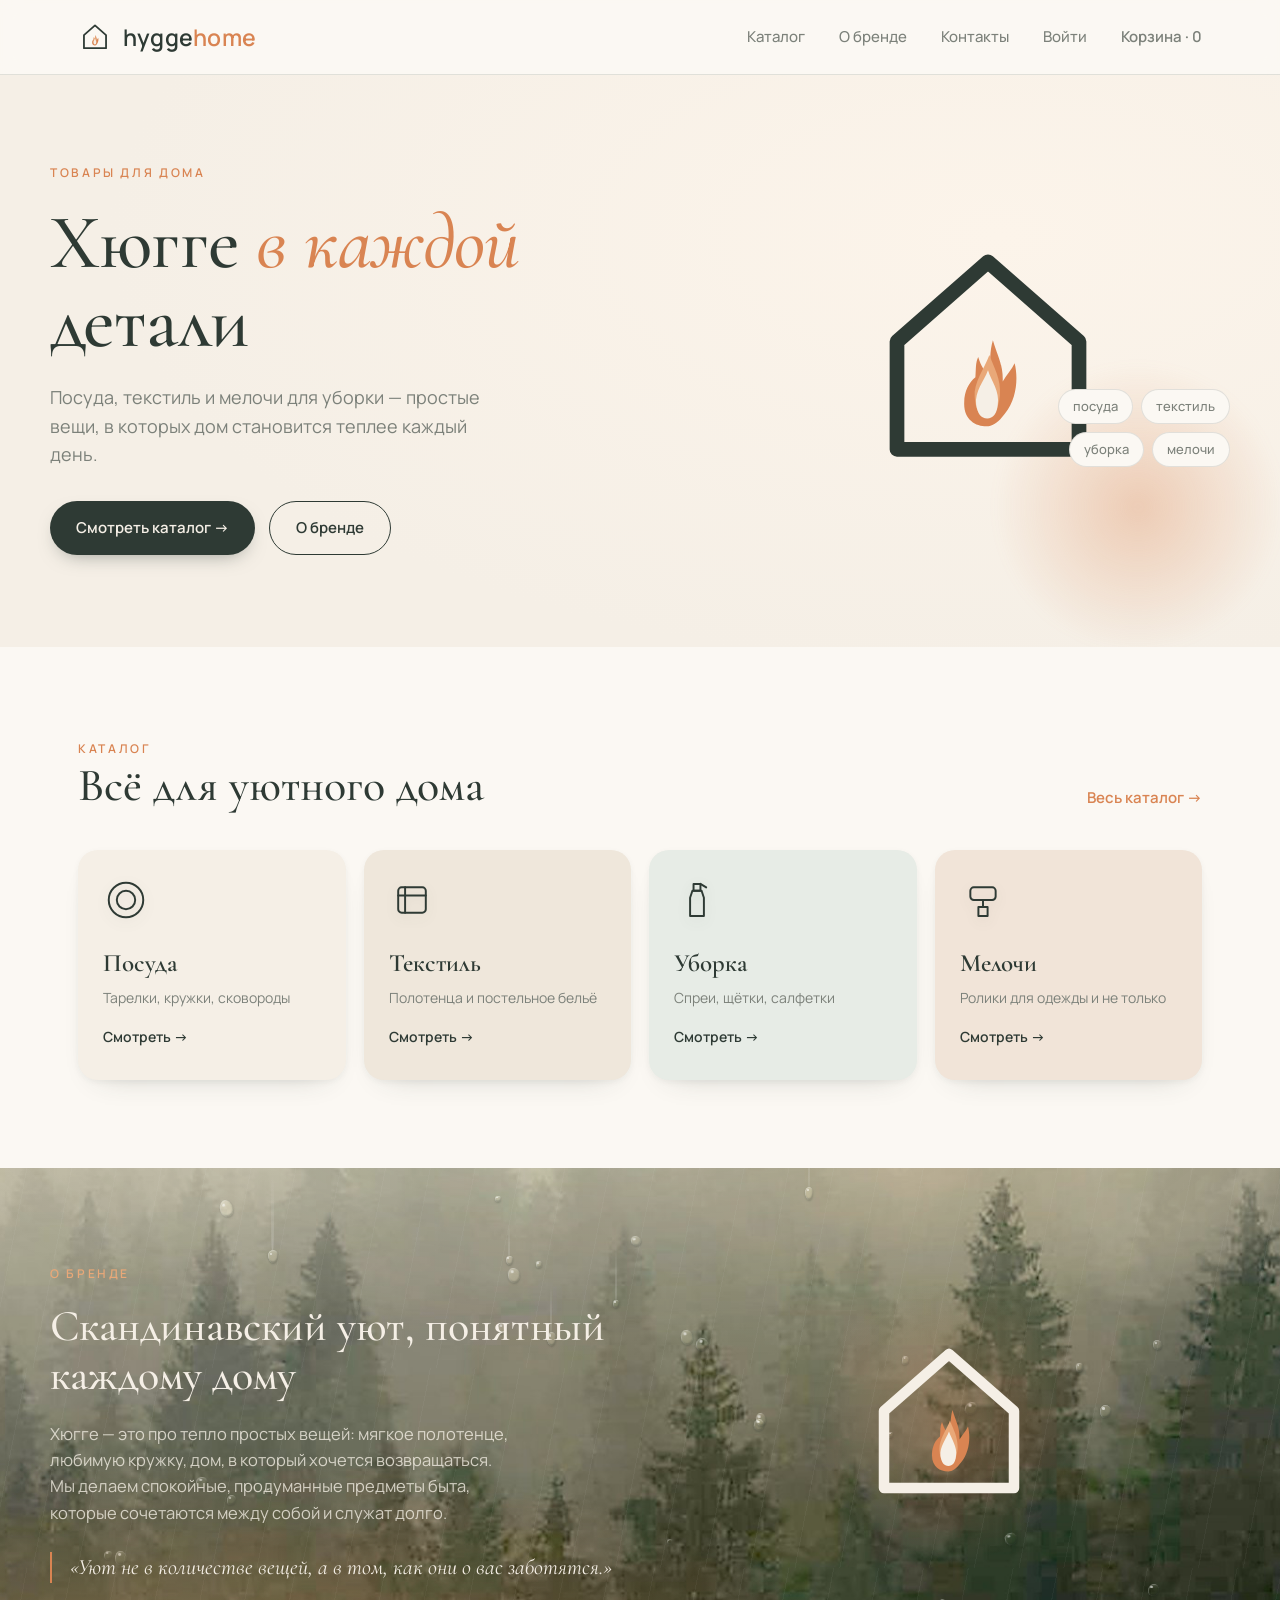
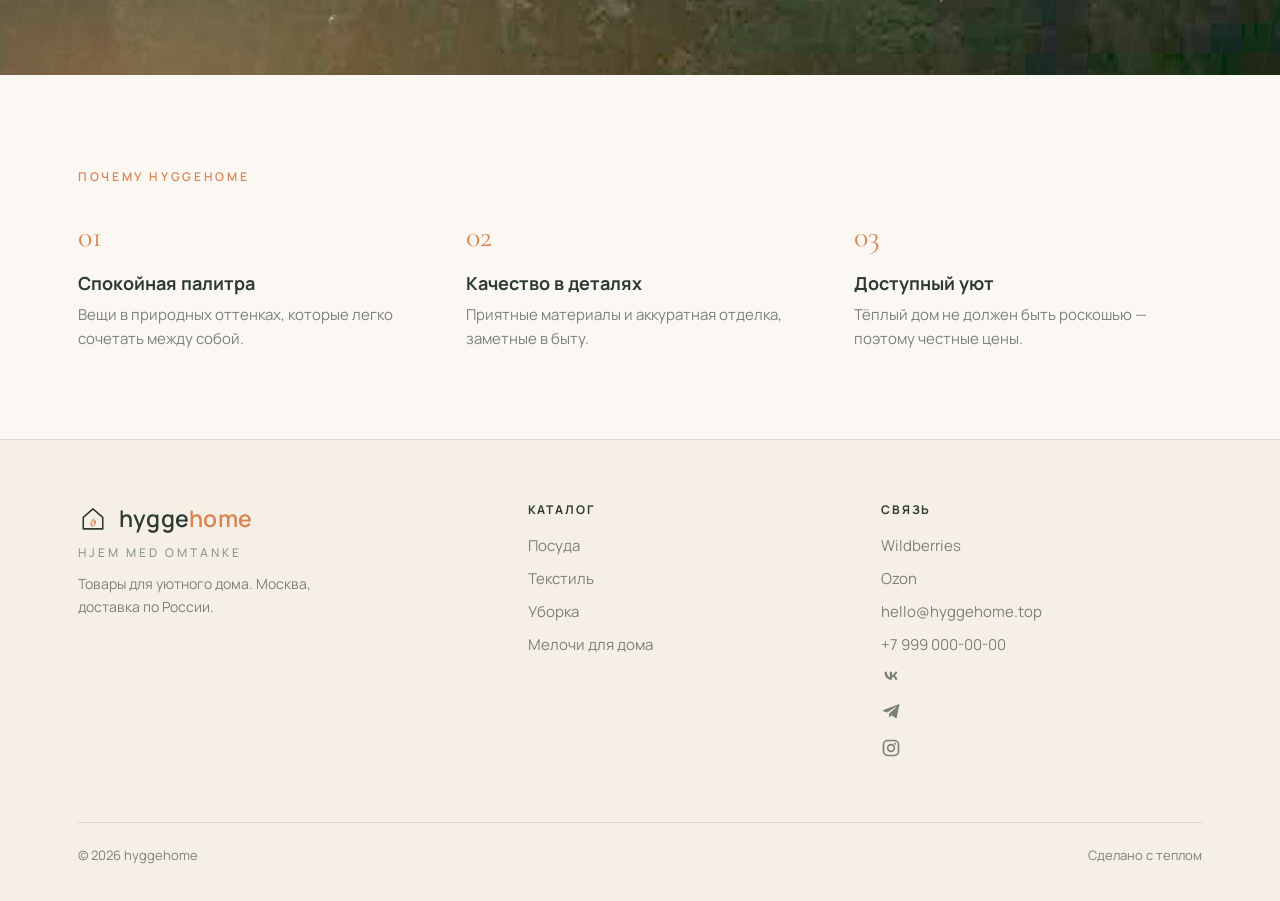
<file: index.html>
<!DOCTYPE html>
<html lang="ru">
<head>
<meta charset="UTF-8">
<meta name="viewport" content="width=device-width, initial-scale=1.0">
<title>hyggehome — товары для дома</title>
<link rel="icon" href="assets/img/favicon.svg" type="image/svg+xml">
<meta name="description" content="Уютные товары для дома: посуда, полотенца и постельное бельё, средства для уборки, ролики для чистки одежды. Скандинавский стиль, доставка по России.">
<link rel="canonical" href="https://hyggehome.top/">
<meta property="og:type" content="website">
<meta property="og:site_name" content="hyggehome">
<meta property="og:title" content="hyggehome — товары для уютного дома">
<meta property="og:description" content="Уютные товары для дома: посуда, полотенца и постельное бельё, средства для уборки, ролики для чистки одежды. Скандинавский стиль, доставка по России.">
<meta property="og:url" content="https://hyggehome.top/">
<meta property="og:image" content="https://hyggehome.top/assets/img/og-cover.png">
<meta name="twitter:card" content="summary_large_image">
<script type="application/ld+json">{"@context":"https://schema.org","@type":"Organization","name":"hyggehome","url":"https://hyggehome.top/","logo":"https://hyggehome.top/assets/img/logo-mark.svg","slogan":"Hjem med omtanke","sameAs":["https://vk.com/hyggehome","https://t.me/hyggehome","https://instagram.com/hyggehome"]}</script>
<script type="application/ld+json">{"@context":"https://schema.org","@type":"WebSite","name":"hyggehome","url":"https://hyggehome.top/","potentialAction":{"@type":"SearchAction","target":"https://hyggehome.top/catalog.html?q={query}","query-input":"required name=query"}}</script>

<style>
@import url('https://fonts.googleapis.com/css2?family=Cormorant+Garamond:ital,wght@0,400;0,500;0,600;1,400&family=Manrope:wght@300;400;500;600;700&display=swap');

:root{
  --ink:#2E3A34;
  --terra:#D98452;
  --terra-soft:#E9A878;
  --cream:#F5EFE6;
  --paper:#FBF8F3;
  --sage:#8C9A8E;
  --muted:#7C817A;
  --line:rgba(46,58,52,.13);
  --display:'Cormorant Garamond',Georgia,serif;
  --sans:'Manrope',system-ui,-apple-system,sans-serif;
}
*{margin:0;padding:0;box-sizing:border-box}
html{scroll-behavior:smooth}
body{font-family:var(--sans);color:var(--ink);background:var(--paper);line-height:1.6;-webkit-font-smoothing:antialiased}
.wrap{max-width:1180px;margin:0 auto;padding:0 28px}
a{color:inherit;text-decoration:none}
.eyebrow{font-size:12px;letter-spacing:.22em;text-transform:uppercase;color:var(--terra);font-weight:600}

/* ---------- mark ---------- */
.mark{display:block}
.mark .house{fill:none;stroke:var(--ink);stroke-width:21;stroke-linejoin:round;stroke-linecap:round}
.mark .flame{fill:var(--terra)}
.brand{display:flex;align-items:center;gap:11px}
.brand .word{font-family:var(--sans);font-weight:600;font-size:23px;letter-spacing:.01em}
.brand .word b{font-weight:600}
.brand .word .h2{color:var(--terra);font-weight:600}

/* ---------- nav ---------- */
nav{position:sticky;top:0;z-index:20;background:rgba(251,248,243,.86);backdrop-filter:blur(10px);border-bottom:1px solid var(--line)}
.nav-in{display:flex;align-items:center;justify-content:space-between;height:74px}
.nav-links{display:flex;gap:34px;align-items:center;font-size:15px;font-weight:500}
.nav-links a{color:var(--muted);transition:color .2s}
.nav-links a:hover{color:var(--ink)}
.nav-cart{font-weight:600;color:var(--ink)}
.burger{display:none;width:44px;height:44px;border:none;background:transparent;cursor:pointer;flex-direction:column;justify-content:center;gap:5px;padding:0;z-index:22}
.burger span{display:block;width:24px;height:2px;background:var(--ink);border-radius:2px;transition:transform .25s,opacity .25s;margin:0 auto}
nav.open .burger span:nth-child(1){transform:translateY(7px) rotate(45deg)}
nav.open .burger span:nth-child(2){opacity:0}
nav.open .burger span:nth-child(3){transform:translateY(-7px) rotate(-45deg)}

/* ---------- hero ---------- */
.hero{position:relative;background:var(--cream);overflow:hidden}
.hero-in{display:grid;grid-template-columns:1.15fr .85fr;gap:40px;align-items:center;padding:84px 0 92px}
.hero h1{font-family:var(--display);font-weight:500;font-size:clamp(44px,6vw,82px);line-height:1.03;letter-spacing:-.01em;margin:18px 0 22px}
.hero h1 em{font-style:italic;color:var(--terra)}
.hero p{font-size:18px;color:var(--muted);max-width:430px;margin-bottom:32px}
.btns{display:flex;gap:14px;flex-wrap:wrap}
.btn{display:inline-flex;align-items:center;gap:9px;padding:14px 26px;border-radius:40px;font-weight:600;font-size:15px;transition:transform .2s,background .2s}
.btn-primary{background:var(--ink);color:var(--cream)}
.btn-primary:hover{transform:translateY(-2px);background:#222c27}
.btn-ghost{border:1.5px solid var(--ink);color:var(--ink)}
.btn-ghost:hover{background:var(--ink);color:var(--cream)}
.hero-art{display:flex;justify-content:center;align-items:center;position:relative}
.glow{position:absolute;width:300px;height:300px;border-radius:50%;background:radial-gradient(circle,rgba(217,132,82,.34),rgba(217,132,82,0) 68%);filter:blur(6px)}
.hero-art svg{position:relative;width:280px;height:280px}
.hero-tags{position:absolute;bottom:30px;right:0;display:flex;gap:8px;flex-wrap:wrap;max-width:240px;justify-content:flex-end}
.tag{background:var(--paper);border:1px solid var(--line);border-radius:30px;padding:6px 14px;font-size:13px;font-weight:500;color:var(--muted)}

/* ---------- categories ---------- */
.section{padding:88px 0}
.sec-head{display:flex;justify-content:space-between;align-items:flex-end;margin-bottom:40px;gap:20px;flex-wrap:wrap}
.sec-head h2{font-family:var(--display);font-weight:500;font-size:clamp(32px,4vw,46px);line-height:1.08}
.sec-head .link{font-weight:600;color:var(--terra);font-size:15px}
.cats{display:grid;grid-template-columns:repeat(4,1fr);gap:18px}
.cat{background:var(--cream);border-radius:20px;padding:26px 24px 30px;min-height:230px;display:flex;flex-direction:column;justify-content:space-between;transition:transform .25s,box-shadow .25s;border:1px solid transparent}
.cat:hover{transform:translateY(-5px);box-shadow:0 18px 40px -22px rgba(46,58,52,.35);border-color:var(--line)}
.cat:nth-child(2){background:#EFE7DB}
.cat:nth-child(3){background:#E7ECE6}
.cat:nth-child(4){background:#F1E4D8}
.cat-ico{width:46px;height:46px;color:var(--ink)}
.cat-ico svg{width:100%;height:100%;fill:none;stroke:currentColor;stroke-width:1.7;stroke-linecap:round;stroke-linejoin:round}
.cat h3{font-family:var(--display);font-weight:600;font-size:25px;margin-bottom:4px}
.cat p{font-size:14px;color:var(--muted);margin-bottom:14px}
.cat .go{font-size:14px;font-weight:600;color:var(--ink)}

/* ---------- brand band ---------- */
.brandband{background:var(--ink);color:var(--cream)}
.bb-in{display:grid;grid-template-columns:1fr 1fr;gap:56px;align-items:center;padding:92px 0}
.bb-in .eyebrow{color:var(--terra-soft)}
.bb-in h2{font-family:var(--display);font-weight:500;font-size:clamp(30px,3.6vw,44px);line-height:1.12;margin:16px 0 20px}
.bb-in p{color:rgba(245,239,230,.78);font-size:16.5px;max-width:460px}
.bb-art{display:flex;justify-content:center}
.bb-art .mark .house{stroke:var(--cream)}
.bb-art svg{width:200px;height:200px}
.bb-quote{font-family:var(--display);font-style:italic;font-size:22px;line-height:1.4;color:var(--cream);margin-top:26px;padding-left:18px;border-left:2px solid var(--terra)}

/* ---------- values ---------- */
.values{display:grid;grid-template-columns:repeat(3,1fr);gap:40px;margin-top:8px}
.val .num{font-family:var(--display);font-size:30px;color:var(--terra);margin-bottom:8px}
.val h4{font-size:18px;font-weight:700;margin-bottom:6px}
.val p{font-size:15px;color:var(--muted)}

/* ---------- footer ---------- */
footer{background:var(--cream);border-top:1px solid var(--line);padding:60px 0 36px}
.foot-in{display:grid;grid-template-columns:1.3fr 1fr 1fr;gap:32px}
.foot-in p{font-size:14px;color:var(--muted);max-width:260px;margin-top:14px}
.foot col,.fcol h5{}
.fcol h5{font-size:12px;letter-spacing:.16em;text-transform:uppercase;color:var(--ink);font-weight:700;margin-bottom:14px}
.fcol a{display:block;font-size:15px;color:var(--muted);margin-bottom:9px;transition:color .2s}
.fcol a:hover{color:var(--ink)}
.foot-bot{margin-top:48px;padding-top:22px;border-top:1px solid var(--line);display:flex;justify-content:space-between;font-size:13px;color:var(--muted);flex-wrap:wrap;gap:10px}

@media(max-width:860px){
  .burger{display:flex}
  .nav-links{position:absolute;top:100%;left:0;right:0;flex-direction:column;align-items:stretch;gap:0;background:var(--paper);border-bottom:1px solid var(--line);box-shadow:0 20px 34px -22px rgba(46,58,52,.5);padding:6px 0;display:none}
  nav.open .nav-links{display:flex}
  .nav-links a{display:block;width:100%;padding:15px 28px;font-size:16px}
  .hero-in,.bb-in,.foot-in{grid-template-columns:1fr}
  .hero-in{padding:48px 0 56px}
  .hero-art{order:-1;margin-bottom:10px}
  .hero-art svg{width:210px;height:210px}
  .hero-tags{position:static;justify-content:flex-start;max-width:none;margin-top:18px}
  .section{padding:56px 0}
  .bb-in{padding:56px 0}
  .cats{grid-template-columns:1fr 1fr}
  .values{grid-template-columns:1fr;gap:24px}
  .bb-art{order:-1}
}
@media(max-width:520px){
  .wrap{padding:0 18px}
  .cats{grid-template-columns:1fr}
  .hero h1{font-size:clamp(36px,11vw,52px)}
  .hero p{font-size:16px}
  .btns .btn{flex:1;justify-content:center}
}

.fade{opacity:0;transform:translateY(16px);animation:fade .8s ease forwards}
.fade:nth-child(2){animation-delay:.08s}
@keyframes fade{to{opacity:1;transform:none}}

/* ---------- depth ---------- */
.hero{background:radial-gradient(120% 130% at 78% 28%, #FCF4EA 0%, var(--cream) 58%)}
nav{transition:box-shadow .3s ease}
nav.scrolled{box-shadow:0 8px 28px -18px rgba(46,58,52,.55)}
.btn-primary{box-shadow:0 8px 20px -10px rgba(46,58,52,.55)}
.cat{box-shadow:0 2px 6px rgba(46,58,52,.05),0 14px 30px -22px rgba(46,58,52,.30)}
.cat:hover{box-shadow:0 22px 46px -22px rgba(46,58,52,.42)}
.cat-ico{filter:drop-shadow(0 4px 6px rgba(46,58,52,.10))}
.brandband{position:relative;overflow:hidden}
.bb-art{position:relative}
.bb-art::before{content:"";position:absolute;width:300px;height:300px;border-radius:50%;background:radial-gradient(circle,rgba(217,132,82,.28),rgba(217,132,82,0) 66%);top:50%;left:50%;transform:translate(-50%,-50%)}
.bb-art svg{position:relative;z-index:2}
.bb-bg{position:absolute;inset:0;z-index:0}
.bb-photo{position:absolute;inset:0;width:100%;height:100%;object-fit:cover;object-position:50% 58%;transform:scale(1.06);filter:saturate(1.04)}
.glass{position:absolute;inset:0;pointer-events:none}
.drp{position:absolute;display:block;-webkit-backdrop-filter:blur(.6px) brightness(1.14) contrast(1.05);backdrop-filter:blur(.6px) brightness(1.14) contrast(1.05);background:linear-gradient(155deg,rgba(255,255,255,.16),rgba(255,255,255,.02) 42%,rgba(255,255,255,0) 60%);box-shadow:inset .5px .5px 1px rgba(255,255,255,.42),inset -.5px -1.5px 1.6px rgba(20,28,22,.30),0 1px 2px rgba(15,22,18,.22)}
.drp::after{content:"";position:absolute;left:22%;top:16%;width:24%;height:20%;border-radius:50%;background:rgba(255,255,255,.6);filter:blur(.4px)}
.drp.run{border-radius:52% 48% 46% 54% / 42% 40% 60% 58%}
.drp.run::before{content:"";position:absolute;left:38%;bottom:100%;width:24%;height:var(--trail);background:linear-gradient(to top,rgba(255,255,255,.18),rgba(255,255,255,0));-webkit-backdrop-filter:blur(.4px) brightness(1.06);backdrop-filter:blur(.4px) brightness(1.06);border-radius:40%}
.rain{position:absolute;inset:0;pointer-events:none;opacity:.20;filter:blur(.3px);background-image:repeating-linear-gradient(101deg,rgba(240,244,244,0) 0 26px,rgba(240,244,244,.20) 26px 27px,rgba(240,244,244,0) 27px 44px);background-size:auto 200px;animation:rainfall .7s linear infinite}
@keyframes rainfall{to{background-position:-40px 200px}}
.glassfog{position:absolute;inset:0;pointer-events:none;background:radial-gradient(120% 95% at 12% 100%,rgba(233,168,110,.42),rgba(233,168,110,0) 46%),radial-gradient(150% 130% at 50% -14%,rgba(220,226,218,.16),rgba(220,226,218,0) 40%)}





}
.bb-scrim{position:absolute;inset:0;z-index:1;background:linear-gradient(90deg,rgba(30,40,34,.88),rgba(30,40,34,.55) 52%,rgba(34,44,38,.22))}
.bb-in{position:relative;z-index:2}

/* ---------- gentle motion ---------- */
.hero-art .glow{top:50%;left:50%;animation:glowpulse 3.8s ease-in-out infinite}
@keyframes glowpulse{0%,100%{opacity:.8;transform:translate(-50%,-50%) scale(1)}50%{opacity:1;transform:translate(-50%,-50%) scale(1.1)}}
.hero-art>svg{animation:floaty 6.5s ease-in-out infinite}
@keyframes floaty{0%,100%{transform:translateY(0)}50%{transform:translateY(-9px)}}
.hero-art .flame{transform-box:fill-box;transform-origin:50% 92%;animation:flicker 3.8s ease-in-out infinite}
@keyframes flicker{0%,100%{transform:scaleY(1) scaleX(1) translateX(0);opacity:1}25%{transform:scaleY(1.05) scaleX(.985) translateX(-1px);opacity:.93}50%{transform:scaleY(.97) scaleX(1.02) translateX(1px);opacity:1}75%{transform:scaleY(1.04) scaleX(.99);opacity:.96}}

/* ---------- scroll reveal ---------- */
.reveal{opacity:0;transform:translateY(22px);transition:opacity .7s ease,transform .7s cubic-bezier(.2,.7,.2,1)}
.reveal.in{opacity:1;transform:none}

@media(prefers-reduced-motion:reduce){
  
  *{transition:none!important;scroll-behavior:auto}
  .hero-art .flame,.hero-art .glow,.hero-art>svg{animation:none!important}
  .reveal{opacity:1!important;transform:none!important}
}
</style>
</head>
<body>

<!-- NAV -->
<nav>
  <div class="wrap nav-in">
    <a href="#" class="brand" aria-label="hyggehome">
      <svg class="mark" width="34" height="34" viewBox="0 0 400 400">
        <path class="house" d="M200 64 L330 178 L330 332 L70 332 L70 178 Z"/>
        <path fill="#D98452" d="M 207 176 C 213 197 222 211 221 235 C 227 225 234 218 238 209 C 243 228 242 259 224 281 C 215 293 207 299 198 299 C 182 299 165 289 166 265 C 166 249 173 236 182 229 C 183 218 182 208 186 200 C 190 213 195 221 201 225 C 204 206 202 192 207 176 Z"/><path fill="#E9A878" d="M 202 197 C 208 214 219 231 217 255 C 215 274 208 286 199 286 C 189 286 182 276 181 257 C 179 237 195 216 202 197 Z"/><path fill="#F5EFE6" d="M 200 219 C 205 235 217 249 214 268 C 213 281 207 288 199 288 C 190 288 185 281 183 268 C 181 249 194 235 200 219 Z"/>
      </svg>
      <span class="word"><b>hygge</b><span class="h2">home</span></span>
    </a>
    <div class="nav-links">
      <a href="catalog.html">Каталог</a>
      <a href="#brand">О бренде</a>
      <a href="#footer">Контакты</a>
      <a href="account.html" class="account-name" style="color:var(--muted);font-weight:500">Войти</a>
      <a href="cart.html" class="nav-cart">Корзина · <span class="cart-count">0</span></a>
    </div>
  </div>
</nav>

<!-- HERO -->
<header class="hero">
  <div class="wrap hero-in">
    <div class="fade">
      <span class="eyebrow">Товары для дома</span>
      <h1>Хюгге <em>в каждой</em> детали</h1>
      <p>Посуда, текстиль и мелочи для уборки — простые вещи, в которых дом становится теплее каждый день.</p>
      <div class="btns">
        <a href="catalog.html" class="btn btn-primary">Смотреть каталог →</a>
        <a href="#brand" class="btn btn-ghost">О бренде</a>
      </div>
    </div>
    <div class="hero-art fade">
      <div class="glow"></div>
      <svg class="mark" viewBox="0 0 400 400">
        <path class="house" d="M200 64 L330 178 L330 332 L70 332 L70 178 Z"/>
        <path fill="#D98452" d="M 207 176 C 213 197 222 211 221 235 C 227 225 234 218 238 209 C 243 228 242 259 224 281 C 215 293 207 299 198 299 C 182 299 165 289 166 265 C 166 249 173 236 182 229 C 183 218 182 208 186 200 C 190 213 195 221 201 225 C 204 206 202 192 207 176 Z"/><path fill="#E9A878" d="M 202 197 C 208 214 219 231 217 255 C 215 274 208 286 199 286 C 189 286 182 276 181 257 C 179 237 195 216 202 197 Z"/><path fill="#F5EFE6" d="M 200 219 C 205 235 217 249 214 268 C 213 281 207 288 199 288 C 190 288 185 281 183 268 C 181 249 194 235 200 219 Z"/>
      </svg>
      <div class="hero-tags">
        <span class="tag">посуда</span>
        <span class="tag">текстиль</span>
        <span class="tag">уборка</span>
        <span class="tag">мелочи</span>
      </div>
    </div>
  </div>
</header>

<!-- CATEGORIES -->
<section class="section" id="cats">
  <div class="wrap">
    <div class="sec-head">
      <div>
        <span class="eyebrow">Каталог</span>
        <h2>Всё для уютного дома</h2>
      </div>
      <a href="catalog.html" class="link">Весь каталог →</a>
    </div>
    <div class="cats">
      <a href="catalog.html?cat=kitchen" class="cat">
        <div class="cat-ico"><svg viewBox="0 0 40 40"><circle cx="20" cy="20" r="15"/><circle cx="20" cy="20" r="8"/></svg></div>
        <div>
          <h3>Посуда</h3>
          <p>Тарелки, кружки, сковороды</p>
          <span class="go">Смотреть →</span>
        </div>
      </a>
      <a href="catalog.html?cat=textile" class="cat">
        <div class="cat-ico"><svg viewBox="0 0 40 40"><rect x="8" y="9" width="24" height="22" rx="3"/><path d="M8 16h24"/><path d="M14 9v22"/></svg></div>
        <div>
          <h3>Текстиль</h3>
          <p>Полотенца и постельное бельё</p>
          <span class="go">Смотреть →</span>
        </div>
      </a>
      <a href="catalog.html?cat=cleaning" class="cat">
        <div class="cat-ico"><svg viewBox="0 0 40 40"><path d="M17 6h6v6h-6z"/><path d="M16 12h8l2 6v16H14V18z"/><path d="M23 6l5 3"/></svg></div>
        <div>
          <h3>Уборка</h3>
          <p>Спреи, щётки, салфетки</p>
          <span class="go">Смотреть →</span>
        </div>
      </a>
      <a href="catalog.html?cat=misc" class="cat">
        <div class="cat-ico"><svg viewBox="0 0 40 40"><rect x="9" y="9" width="22" height="11" rx="3"/><path d="M20 20v6"/><path d="M16 26h8v8h-8z"/></svg></div>
        <div>
          <h3>Мелочи</h3>
          <p>Ролики для одежды и не только</p>
          <span class="go">Смотреть →</span>
        </div>
      </a>
    </div>
  </div>
</section>

<!-- BRAND BAND -->
<section class="brandband" id="brand">
  <div class="bb-bg" aria-hidden="true">
    <img class="bb-photo" src="[data-uri]" alt="">
    <div class="rain"></div>
    <div class="glass">
      <i class="drp" style="left:17.7%;top:64.4%;width:9px;height:10px;border-radius:48% 52% 58% 42% / 57% 47% 53% 43%;transform:rotate(2deg)"></i>
      <i class="drp" style="left:52.1%;top:73.2%;width:5px;height:5px;border-radius:60% 40% 44% 56% / 55% 46% 54% 45%;transform:rotate(11deg)"></i>
      <i class="drp" style="left:73.4%;top:85.0%;width:5px;height:5px;border-radius:55% 45% 43% 57% / 56% 52% 48% 44%;transform:rotate(3deg)"></i>
      <i class="drp" style="left:49.3%;top:13.3%;width:10px;height:10px;border-radius:44% 56% 42% 58% / 45% 56% 44% 55%;transform:rotate(-9deg)"></i>
      <i class="drp" style="left:54.4%;top:33.5%;width:12px;height:13px;border-radius:43% 57% 49% 51% / 57% 44% 56% 43%;transform:rotate(10deg)"></i>
      <i class="drp" style="left:20.8%;top:63.0%;width:6px;height:6px;border-radius:57% 43% 54% 46% / 59% 48% 52% 41%;transform:rotate(-4deg)"></i>
      <i class="drp" style="left:89.7%;top:82.0%;width:11px;height:12px;border-radius:56% 44% 54% 46% / 58% 52% 48% 42%;transform:rotate(1deg)"></i>
      <i class="drp" style="left:38.7%;top:5.4%;width:6px;height:6px;border-radius:57% 43% 57% 43% / 42% 44% 56% 58%;transform:rotate(3deg)"></i>
      <i class="drp" style="left:58.9%;top:49.5%;width:10px;height:12px;border-radius:45% 55% 47% 53% / 47% 53% 47% 53%;transform:rotate(12deg)"></i>
      <i class="drp" style="left:90.1%;top:33.8%;width:9px;height:10px;border-radius:47% 53% 47% 53% / 44% 55% 45% 56%;transform:rotate(-3deg)"></i>
      <i class="drp" style="left:17.2%;top:6.3%;width:13px;height:17px;border-radius:49% 51% 47% 53% / 55% 60% 40% 45%;transform:rotate(-14deg)"></i>
      <i class="drp" style="left:85.9%;top:46.7%;width:11px;height:13px;border-radius:49% 51% 59% 41% / 47% 44% 56% 53%;transform:rotate(0deg)"></i>
      <i class="drp" style="left:78.5%;top:71.9%;width:12px;height:12px;border-radius:51% 49% 50% 50% / 43% 51% 49% 57%;transform:rotate(-13deg)"></i>
      <i class="drp" style="left:41.9%;top:18.2%;width:6px;height:7px;border-radius:46% 54% 57% 43% / 46% 43% 57% 54%;transform:rotate(-6deg)"></i>
      <i class="drp" style="left:15.3%;top:60.9%;width:12px;height:12px;border-radius:48% 52% 46% 54% / 53% 53% 47% 47%;transform:rotate(5deg)"></i>
      <i class="drp" style="left:75.4%;top:46.1%;width:12px;height:13px;border-radius:59% 41% 50% 50% / 60% 46% 54% 40%;transform:rotate(10deg)"></i>
      <i class="drp" style="left:70.5%;top:37.0%;width:7px;height:9px;border-radius:42% 58% 60% 40% / 50% 52% 48% 50%;transform:rotate(6deg)"></i>
      <i class="drp" style="left:25.7%;top:88.1%;width:11px;height:12px;border-radius:54% 46% 46% 54% / 46% 46% 54% 54%;transform:rotate(-11deg)"></i>
      <i class="drp" style="left:39.7%;top:19.6%;width:12px;height:15px;border-radius:44% 56% 51% 49% / 45% 46% 54% 55%;transform:rotate(-5deg)"></i>
      <i class="drp" style="left:53.2%;top:31.9%;width:12px;height:15px;border-radius:47% 53% 47% 53% / 47% 54% 46% 53%;transform:rotate(-8deg)"></i>
      <i class="drp" style="left:69.4%;top:52.0%;width:5px;height:6px;border-radius:58% 42% 42% 58% / 43% 54% 46% 57%;transform:rotate(0deg)"></i>
      <i class="drp" style="left:84.1%;top:38.4%;width:7px;height:9px;border-radius:49% 51% 52% 48% / 50% 43% 57% 50%;transform:rotate(-7deg)"></i>
      <i class="drp" style="left:38.9%;top:30.5%;width:9px;height:11px;border-radius:59% 41% 60% 40% / 57% 45% 55% 43%;transform:rotate(3deg)"></i>
      <i class="drp" style="left:59.1%;top:48.2%;width:10px;height:13px;border-radius:51% 49% 58% 42% / 51% 59% 41% 49%;transform:rotate(-8deg)"></i>
      <i class="drp" style="left:8.1%;top:75.5%;width:8px;height:9px;border-radius:52% 48% 45% 55% / 55% 44% 56% 45%;transform:rotate(6deg)"></i>
      <i class="drp" style="left:9.0%;top:75.5%;width:12px;height:14px;border-radius:42% 58% 57% 43% / 56% 58% 42% 44%;transform:rotate(2deg)"></i>
      <i class="drp run" style="left:39.5%;top:17.3%;width:7px;height:9px;--trail:33px"></i>
      <i class="drp run" style="left:62.9%;top:3.6%;width:8px;height:13px;--trail:76px"></i>
      <i class="drp run" style="left:42.7%;top:32.3%;width:9px;height:14px;--trail:50px"></i>
      <i class="drp run" style="left:47.9%;top:26.0%;width:6px;height:8px;--trail:60px"></i>
      <i class="drp run" style="left:20.9%;top:16.2%;width:10px;height:13px;--trail:79px"></i>
    </div>
    <div class="glassfog"></div>
  </div>
  <div class="bb-scrim" aria-hidden="true"></div>
  <div class="wrap bb-in">
    <div>
      <span class="eyebrow">О бренде</span>
      <h2>Скандинавский уют, понятный каждому дому</h2>
      <p>Хюгге — это про тепло простых вещей: мягкое полотенце, любимую кружку, дом, в который хочется возвращаться. Мы делаем спокойные, продуманные предметы быта, которые сочетаются между собой и служат долго.</p>
      <div class="bb-quote">«Уют не в количестве вещей, а в том, как они о вас заботятся.»</div>
    </div>
    <div class="bb-art">
      <svg class="mark" viewBox="0 0 400 400">
        <path class="house" d="M200 64 L330 178 L330 332 L70 332 L70 178 Z"/>
        <path fill="#D98452" d="M 207 176 C 213 197 222 211 221 235 C 227 225 234 218 238 209 C 243 228 242 259 224 281 C 215 293 207 299 198 299 C 182 299 165 289 166 265 C 166 249 173 236 182 229 C 183 218 182 208 186 200 C 190 213 195 221 201 225 C 204 206 202 192 207 176 Z"/><path fill="#E9A878" d="M 202 197 C 208 214 219 231 217 255 C 215 274 208 286 199 286 C 189 286 182 276 181 257 C 179 237 195 216 202 197 Z"/><path fill="#F5EFE6" d="M 200 219 C 205 235 217 249 214 268 C 213 281 207 288 199 288 C 190 288 185 281 183 268 C 181 249 194 235 200 219 Z"/>
      </svg>
    </div>
  </div>
</section>

<!-- VALUES -->
<section class="section">
  <div class="wrap">
    <span class="eyebrow">Почему hyggehome</span>
    <div class="values" style="margin-top:24px">
      <div class="val"><div class="num">01</div><h4>Спокойная палитра</h4><p>Вещи в природных оттенках, которые легко сочетать между собой.</p></div>
      <div class="val"><div class="num">02</div><h4>Качество в деталях</h4><p>Приятные материалы и аккуратная отделка, заметные в быту.</p></div>
      <div class="val"><div class="num">03</div><h4>Доступный уют</h4><p>Тёплый дом не должен быть роскошью — поэтому честные цены.</p></div>
    </div>
  </div>
</section>

<!-- FOOTER -->
<footer id="footer">
  <div class="wrap">
    <div class="foot-in">
      <div>
        <a href="#" class="brand">
          <svg class="mark" width="30" height="30" viewBox="0 0 400 400">
            <path class="house" d="M200 64 L330 178 L330 332 L70 332 L70 178 Z"/>
            <path fill="#D98452" d="M 207 176 C 213 197 222 211 221 235 C 227 225 234 218 238 209 C 243 228 242 259 224 281 C 215 293 207 299 198 299 C 182 299 165 289 166 265 C 166 249 173 236 182 229 C 183 218 182 208 186 200 C 190 213 195 221 201 225 C 204 206 202 192 207 176 Z"/><path fill="#E9A878" d="M 202 197 C 208 214 219 231 217 255 C 215 274 208 286 199 286 C 189 286 182 276 181 257 C 179 237 195 216 202 197 Z"/><path fill="#F5EFE6" d="M 200 219 C 205 235 217 249 214 268 C 213 281 207 288 199 288 C 190 288 185 281 183 268 C 181 249 194 235 200 219 Z"/>
          </svg>
          <span class="word"><b>hygge</b><span class="h2">home</span></span>
        </a>
        <div style="font:500 12px/1 var(--sans);letter-spacing:3px;color:var(--sage);text-transform:uppercase;margin:10px 0 2px">Hjem med omtanke</div>
        <p>Товары для уютного дома. Москва, доставка по России.</p>
      </div>
      <div class="fcol">
        <h5>Каталог</h5>
        <a href="catalog.html?cat=kitchen">Посуда</a>
        <a href="catalog.html?cat=textile">Текстиль</a>
        <a href="catalog.html?cat=cleaning">Уборка</a>
        <a href="catalog.html?cat=misc">Мелочи для дома</a>
      </div>
      <div class="fcol">
        <h5>Связь</h5>
        <a class="mp-wb is-off" href="#" target="_blank" rel="noopener">Wildberries</a>
        <a class="mp-ozon is-off" href="#" target="_blank" rel="noopener">Ozon</a>
        <a class="contact-email" href="#">hello@hyggehome.top</a>
        <a class="contact-phone" href="#">+7 999 000-00-00</a>
        <div class="socials"><a class="soc soc-vk" href="#" aria-label="ВКонтакте" target="_blank" rel="noopener"><svg viewBox="0 0 24 24" width="20" height="20" fill="currentColor"><path d="M12.8 16.5c-5.2 0-8.6-3.7-8.7-9.7h2.9c.1 4.4 2.1 6.2 3.6 6.6V6.8h2.7v3.9c1.5-.2 3-1.8 3.6-3.9h2.6c-.4 2.5-2 4.1-3.1 4.8 1.1.6 2.9 2 3.6 4.9h-2.9c-.5-1.8-1.9-3.2-3.8-3.5v3.5h-.3z"/></svg></a><a class="soc soc-tg" href="#" aria-label="Telegram" target="_blank" rel="noopener"><svg viewBox="0 0 24 24" width="20" height="20" fill="currentColor"><path d="M21.9 4.3l-3 14.2c-.2 1-.8 1.2-1.7.8l-4.6-3.4-2.2 2.1c-.2.2-.4.4-.9.4l.3-4.7L18.5 6c.4-.3-.1-.5-.6-.2L7.4 12.6l-4.6-1.4c-1-.3-1-1 .2-1.5l18-6.9c.8-.3 1.5.2 1.3 1.5z"/></svg></a><a class="soc soc-ig" href="#" aria-label="Instagram" target="_blank" rel="noopener"><svg viewBox="0 0 24 24" width="20" height="20" fill="none" stroke="currentColor" stroke-width="2"><rect x="3" y="3" width="18" height="18" rx="5"/><circle cx="12" cy="12" r="4"/><circle cx="17" cy="7" r="1.2" fill="currentColor" stroke="none"/></svg></a></div>
      </div>
    </div>
    <div class="foot-bot">
      <span>© 2026 hyggehome</span>
      <span>Сделано с теплом</span>
    </div>
  </div>
</footer>

<script>
(function(){
  var reduce = window.matchMedia('(prefers-reduced-motion:reduce)').matches;
  var nav = document.querySelector('nav');
  function onScroll(){ if(window.scrollY > 12) nav.classList.add('scrolled'); else nav.classList.remove('scrolled'); }
  window.addEventListener('scroll', onScroll, {passive:true}); onScroll();

  if(reduce) return;
  var items = document.querySelectorAll('.cat, .sec-head, .bb-in > div, .val, .foot-in > div');
  items.forEach(function(el){ el.classList.add('reveal'); });

  if('IntersectionObserver' in window){
    var io = new IntersectionObserver(function(entries){
      entries.forEach(function(e){
        if(e.isIntersecting){ e.target.classList.add('in'); io.unobserve(e.target); }
      });
    }, {threshold:.14, rootMargin:'0px 0px -8% 0px'});
    items.forEach(function(el,i){ el.style.transitionDelay = ((i % 4) * 60) + 'ms'; io.observe(el); });
  } else {
    items.forEach(function(el){ el.classList.add('in'); });
  }
})();
</script>


<script src="assets/js/store.js"></script>
</body>
</html>
</file>
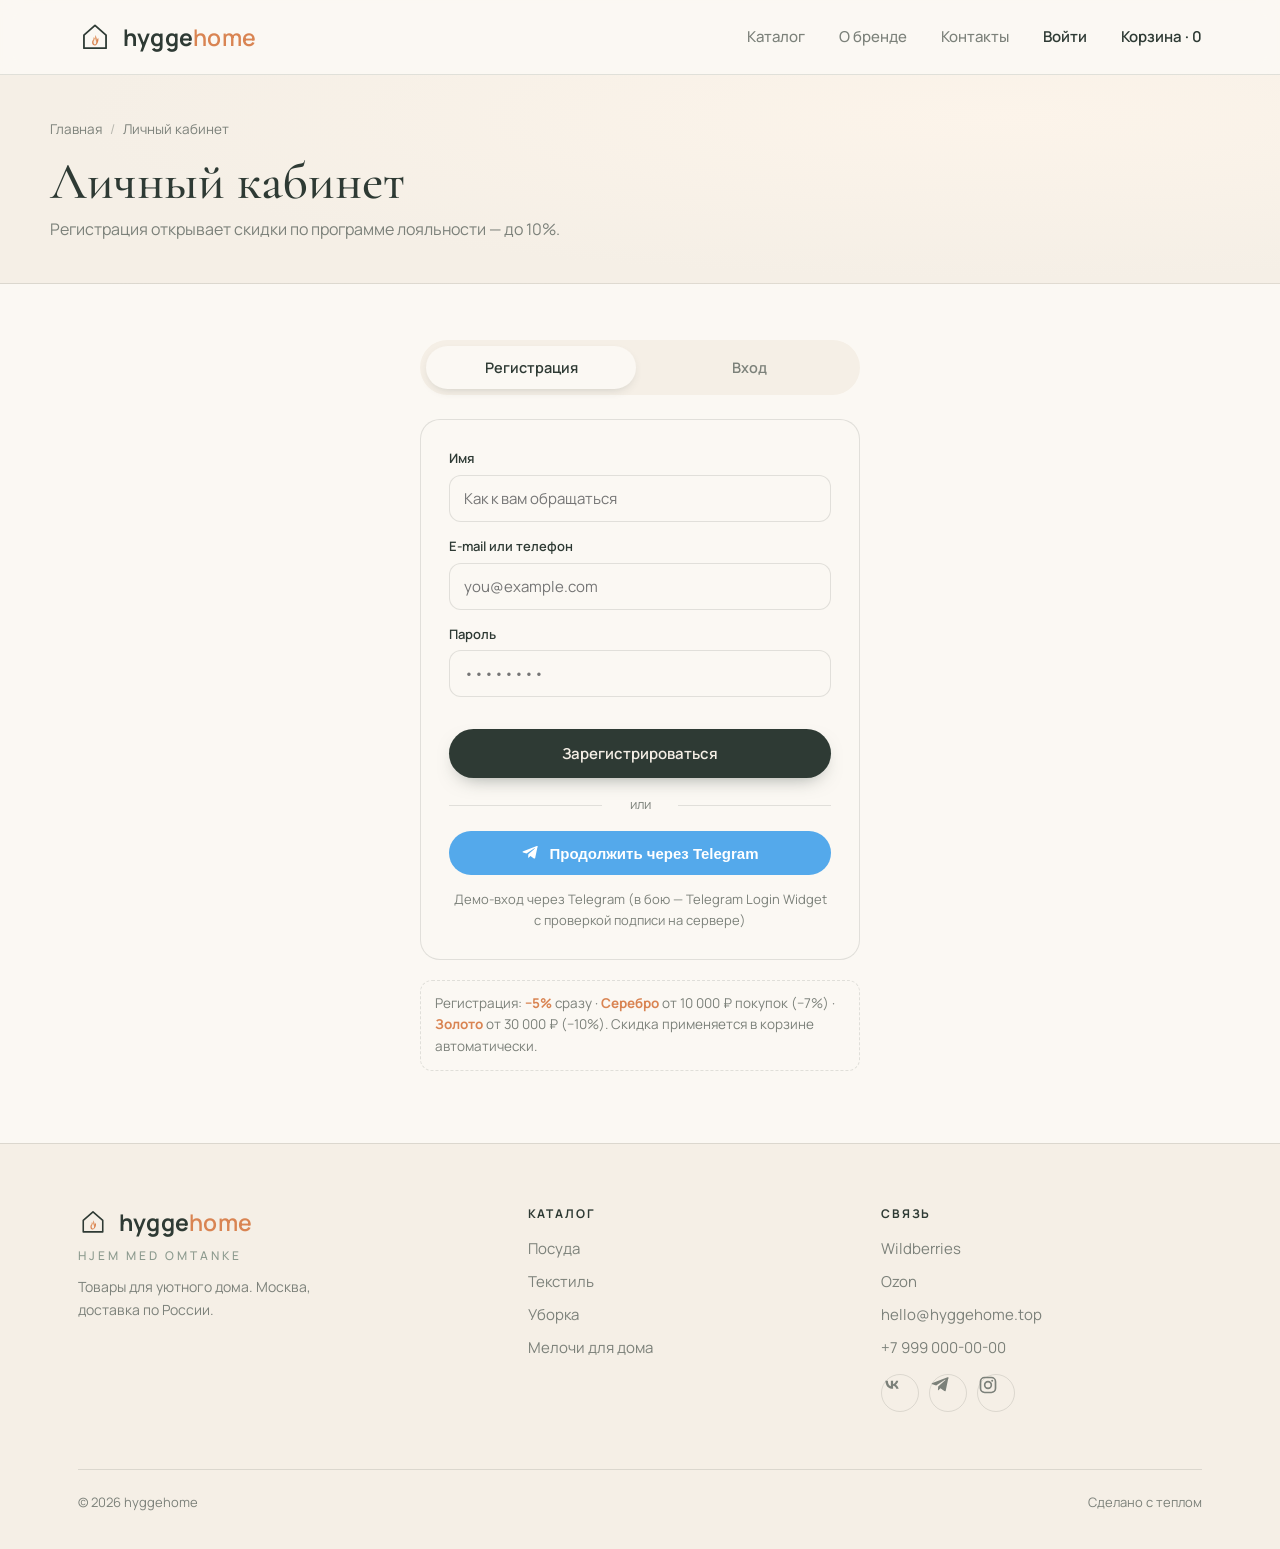
<file: account.html>
<!DOCTYPE html>
<html lang="ru">
<head>
<meta charset="UTF-8">
<meta name="viewport" content="width=device-width, initial-scale=1.0">
<title>Личный кабинет — hyggehome</title>
<meta name="description" content="Личный кабинет hyggehome: регистрация, программа лояльности со скидками до 10%, история заказов, вход через Telegram.">
<link rel="canonical" href="https://hyggehome.top/account.html">
<meta name="robots" content="noindex">
<link rel="icon" href="assets/img/favicon.svg" type="image/svg+xml">
<link rel="stylesheet" href="assets/css/site.css">
</head>
<body>

<nav>
  <div class="wrap nav-in">
    <a href="index.html" class="brand" aria-label="hyggehome">
      <svg class="mark" width="34" height="34" viewBox="0 0 400 400">
        <path class="house" d="M200 64 L330 178 L330 332 L70 332 L70 178 Z"/>
        <path fill="#D98452" d="M 207 176 C 213 197 222 211 221 235 C 227 225 234 218 238 209 C 243 228 242 259 224 281 C 215 293 207 299 198 299 C 182 299 165 289 166 265 C 166 249 173 236 182 229 C 183 218 182 208 186 200 C 190 213 195 221 201 225 C 204 206 202 192 207 176 Z"/><path fill="#E9A878" d="M 202 197 C 208 214 219 231 217 255 C 215 274 208 286 199 286 C 189 286 182 276 181 257 C 179 237 195 216 202 197 Z"/><path fill="#F5EFE6" d="M 200 219 C 205 235 217 249 214 268 C 213 281 207 288 199 288 C 190 288 185 281 183 268 C 181 249 194 235 200 219 Z"/>
      </svg>
      <span class="word"><b>hygge</b><span class="h2">home</span></span>
    </a>
    <div class="nav-links">
      <a href="catalog.html">Каталог</a>
      <a href="index.html#brand">О бренде</a>
      <a href="index.html#footer">Контакты</a>
      <a href="account.html" class="account-name active" style="font-weight:600">Войти</a>
      <a href="cart.html" class="nav-cart">Корзина · <span class="cart-count">0</span></a>
    </div>
  </div>
</nav>

<header class="page-head">
  <div class="wrap page-head-in">
    <div class="crumbs"><a href="index.html">Главная</a> <span class="sep">/</span> <span>Личный кабинет</span></div>
    <h1 id="head-title">Личный кабинет</h1>
    <p id="head-sub">Регистрация открывает скидки по программе лояльности — до 10%.</p>
  </div>
</header>

<main class="wrap section" id="root"></main>

<footer id="footer">
  <div class="wrap">
    <div class="foot-in">
      <div>
        <a href="index.html" class="brand">
          <svg class="mark" width="30" height="30" viewBox="0 0 400 400">
            <path class="house" d="M200 64 L330 178 L330 332 L70 332 L70 178 Z"/>
            <path fill="#D98452" d="M 207 176 C 213 197 222 211 221 235 C 227 225 234 218 238 209 C 243 228 242 259 224 281 C 215 293 207 299 198 299 C 182 299 165 289 166 265 C 166 249 173 236 182 229 C 183 218 182 208 186 200 C 190 213 195 221 201 225 C 204 206 202 192 207 176 Z"/><path fill="#E9A878" d="M 202 197 C 208 214 219 231 217 255 C 215 274 208 286 199 286 C 189 286 182 276 181 257 C 179 237 195 216 202 197 Z"/><path fill="#F5EFE6" d="M 200 219 C 205 235 217 249 214 268 C 213 281 207 288 199 288 C 190 288 185 281 183 268 C 181 249 194 235 200 219 Z"/>
          </svg>
          <span class="word"><b>hygge</b><span class="h2">home</span></span>
        </a>
        <div style="font:500 12px/1 var(--sans);letter-spacing:3px;color:var(--sage);text-transform:uppercase;margin:10px 0 2px">Hjem med omtanke</div>
        <p>Товары для уютного дома. Москва, доставка по России.</p>
      </div>
      <div class="fcol">
        <h5>Каталог</h5>
        <a href="catalog.html?cat=kitchen">Посуда</a>
        <a href="catalog.html?cat=textile">Текстиль</a>
        <a href="catalog.html?cat=cleaning">Уборка</a>
        <a href="catalog.html?cat=misc">Мелочи для дома</a>
      </div>
      <div class="fcol">
        <h5>Связь</h5>
        <a class="mp-wb is-off" href="#" target="_blank" rel="noopener">Wildberries</a>
        <a class="mp-ozon is-off" href="#" target="_blank" rel="noopener">Ozon</a>
        <a class="contact-email" href="#">hello@hyggehome.top</a>
        <a class="contact-phone" href="#">+7 999 000-00-00</a>
        <div class="socials">
          <a class="soc soc-vk is-off" href="#" aria-label="ВКонтакте" target="_blank" rel="noopener"><svg viewBox="0 0 24 24" width="20" height="20" fill="currentColor"><path d="M12.8 16.5c-5.2 0-8.6-3.7-8.7-9.7h2.9c.1 4.4 2.1 6.2 3.6 6.6V6.8h2.7v3.9c1.5-.2 3-1.8 3.6-3.9h2.6c-.4 2.5-2 4.1-3.1 4.8 1.1.6 2.9 2 3.6 4.9h-2.9c-.5-1.8-1.9-3.2-3.8-3.5v3.5h-.3z"/></svg></a>
          <a class="soc soc-tg is-off" href="#" aria-label="Telegram" target="_blank" rel="noopener"><svg viewBox="0 0 24 24" width="20" height="20" fill="currentColor"><path d="M21.9 4.3l-3 14.2c-.2 1-.8 1.2-1.7.8l-4.6-3.4-2.2 2.1c-.2.2-.4.4-.9.4l.3-4.7L18.5 6c.4-.3-.1-.5-.6-.2L7.4 12.6l-4.6-1.4c-1-.3-1-1 .2-1.5l18-6.9c.8-.3 1.5.2 1.3 1.5z"/></svg></a>
          <a class="soc soc-ig is-off" href="#" aria-label="Instagram" target="_blank" rel="noopener"><svg viewBox="0 0 24 24" width="20" height="20" fill="none" stroke="currentColor" stroke-width="2"><rect x="3" y="3" width="18" height="18" rx="5"/><circle cx="12" cy="12" r="4"/><circle cx="17" cy="7" r="1.2" fill="currentColor" stroke="none"/></svg></a>
        </div>
      </div>
    </div>
    <div class="foot-bot">
      <span>© 2026 hyggehome</span>
      <span>Сделано с теплом</span>
    </div>
  </div>
</footer>

<script src="assets/js/store.js"></script>
<script>
(function(){
  var root = document.getElementById("root");
  var mode = "register";

  function money(v){ return HH.price(v); }

  function renderAuth(){
    document.getElementById("head-title").textContent = "Личный кабинет";
    document.getElementById("head-sub").textContent = "Регистрация открывает скидки по программе лояльности — до 10%.";
    var tgNote = HH.config.telegramBot
      ? 'Вход через Telegram-бот @'+HH.config.telegramBot
      : 'Демо-вход через Telegram (в бою — Telegram Login Widget с проверкой подписи на сервере)';
    root.innerHTML =
      '<div class="auth-wrap">'
      + '<div class="tabs"><div class="tab'+(mode==="register"?" active":"")+'" data-mode="register">Регистрация</div><div class="tab'+(mode==="login"?" active":"")+'" data-mode="login">Вход</div></div>'
      + '<div class="card-panel">'
      +   (mode==="register"
          ? '<div class="field"><label>Имя</label><input id="f-name" placeholder="Как к вам обращаться"></div>'
          : '')
      +   '<div class="field"><label>E-mail или телефон</label><input id="f-contact" placeholder="you@example.com"></div>'
      +   '<div class="field"><label>Пароль</label><input id="f-pass" type="password" placeholder="••••••••"></div>'
      +   '<div class="err" id="err"></div>'
      +   '<button class="btn btn-primary btn-block" id="submit">'+(mode==="register"?"Зарегистрироваться":"Войти")+'</button>'
      +   '<div class="or">или</div>'
      +   '<button class="tg-btn" id="tg"><svg viewBox="0 0 24 24" width="18" height="18" fill="currentColor"><path d="M21.9 4.3l-3 14.2c-.2 1-.8 1.2-1.7.8l-4.6-3.4-2.2 2.1c-.2.2-.4.4-.9.4l.3-4.7L18.5 6c.4-.3-.1-.5-.6-.2L7.4 12.6l-4.6-1.4c-1-.3-1-1 .2-1.5l18-6.9c.8-.3 1.5.2 1.3 1.5z"/></svg> Продолжить через Telegram</button>'
      +   '<div class="form-note">'+tgNote+'</div>'
      + '</div>'
      + '<div class="loyalty-hint" style="margin-top:20px">Регистрация: <b>−5%</b> сразу · <b>Серебро</b> от '+money(10000)+' покупок (−7%) · <b>Золото</b> от '+money(30000)+' (−10%). Скидка применяется в корзине автоматически.</div>'
      + '</div>';

    root.querySelectorAll(".tab").forEach(function(t){
      t.onclick = function(){ mode = t.getAttribute("data-mode"); renderAuth(); };
    });
    document.getElementById("submit").onclick = submit;
    document.getElementById("tg").onclick = tgLogin;
  }

  function submit(){
    var err = document.getElementById("err");
    err.textContent = "";
    try{
      if(mode==="register"){
        HH.auth.register({
          name: (document.getElementById("f-name")||{}).value || "",
          contact: document.getElementById("f-contact").value,
          password: document.getElementById("f-pass").value
        });
        HH.toast("Добро пожаловать в hyggehome!");
      } else {
        HH.auth.login(document.getElementById("f-contact").value, document.getElementById("f-pass").value);
        HH.toast("С возвращением!");
      }
      renderDashboard();
    }catch(ex){ err.textContent = ex.message; }
  }

  function tgLogin(){
    // ИНТЕГРАЦИЯ: реальный Telegram Login Widget + проверка подписи на бэкенде.
    // Демо: создаём условного telegram-пользователя.
    var n = Math.floor(Math.random()*9000+1000);
    HH.auth.loginTelegram({ id: "demo"+n, first_name: "Гость "+n, username: "guest"+n });
    HH.toast("Вход через Telegram (демо)");
    renderDashboard();
  }

  function renderDashboard(){
    var cu = HH.auth.currentUser();
    if(!cu){ renderAuth(); return; }
    var tier = HH.loyalty.currentTier();
    var next = HH.loyalty.nextTier();
    var tiers = HH.loyalty.tiers();
    var lifetime = cu.lifetime||0;
    var orders = HH.listOrders();

    document.getElementById("head-title").textContent = "Здравствуйте, "+(cu.name||"друг")+"!";
    document.getElementById("head-sub").textContent = "Ваш уровень лояльности и история заказов.";

    var ladder = tiers.map(function(t){
      var on = t.key===tier.key;
      return '<div class="rung'+(on?' on':'')+'"><div class="lvl">'+t.name+'</div><div class="disc">'+t.discount+'%</div>'
        + '<div class="cond">'+(t.min>0?("от "+money(t.min)):(t.requiresAuth?"регистрация":"без входа"))+'</div></div>';
    }).join("");

    var progHtml = "";
    if(next){
      var prevMin = tier.min || 0;
      var span = next.min - prevMin;
      var pct = span>0 ? Math.min(100, Math.round((lifetime-prevMin)/span*100)) : 0;
      progHtml = '<div class="progress"><i style="width:'+Math.max(4,pct)+'%"></i></div>'
        + '<div style="font-size:13.5px;color:var(--muted)">До уровня «'+next.name+'» (−'+next.discount+'%) — ещё '+money(next.min-lifetime)+' покупок.</div>';
    } else {
      progHtml = '<div style="font-size:13.5px;color:var(--muted)">Максимальный уровень достигнут. Спасибо, что выбираете hyggehome!</div>';
    }

    var ordersHtml = orders.length
      ? '<div class="orders-list">'+orders.map(function(o){
          var d = new Date(o.date);
          return '<div class="order"><div><span class="o-id">'+o.id+'</span> · '+d.toLocaleDateString("ru-RU")+'<div style="font-size:13px;color:var(--muted)">'+o.items.length+' поз. · '+o.delivery+'</div></div>'
            + '<div style="text-align:right"><div style="font-weight:700">'+money(o.paid)+'</div><span class="o-status">'+o.status+'</span></div></div>';
        }).join("")+'</div>'
      : '<div class="loyalty-hint">Заказов пока нет. <a href="catalog.html" style="color:var(--terra);font-weight:600">Перейти в каталог →</a></div>';

    root.innerHTML =
      '<div class="acc-head">'
      + '<div class="acc-hi"><h1 style="font-size:30px">Кабинет</h1><p>'+cu.contact+' · накоплено покупок: '+money(lifetime)+'</p></div>'
      + '<div style="display:flex;gap:10px;align-items:center"><span class="tier-badge"><span class="dot"></span>'+tier.name+' · −'+tier.discount+'%</span>'
      + '<button class="btn btn-ghost btn-sm" data-logout>Выйти</button></div>'
      + '</div>'
      + '<div class="card-panel" style="margin-bottom:20px"><h3 style="font-family:var(--display);font-weight:600;font-size:22px;margin-bottom:14px">Программа лояльности</h3>'
      +   '<div class="loyalty-ladder">'+ladder+'</div>'+progHtml+'</div>'
      + '<div class="card-panel"><h3 style="font-family:var(--display);font-weight:600;font-size:22px;margin-bottom:14px">История заказов</h3>'+ordersHtml+'</div>'
      + '<div class="loyalty-hint" style="margin-top:18px">Демо-режим: аккаунты и заказы хранятся в этом браузере (localStorage). В боевой версии — регистрация и заказы на сервере, вход через Telegram с проверкой подписи.</div>';
  }

  if(HH.auth.currentUser()) renderDashboard(); else renderAuth();
})();
</script>
</body>
</html>
</file>
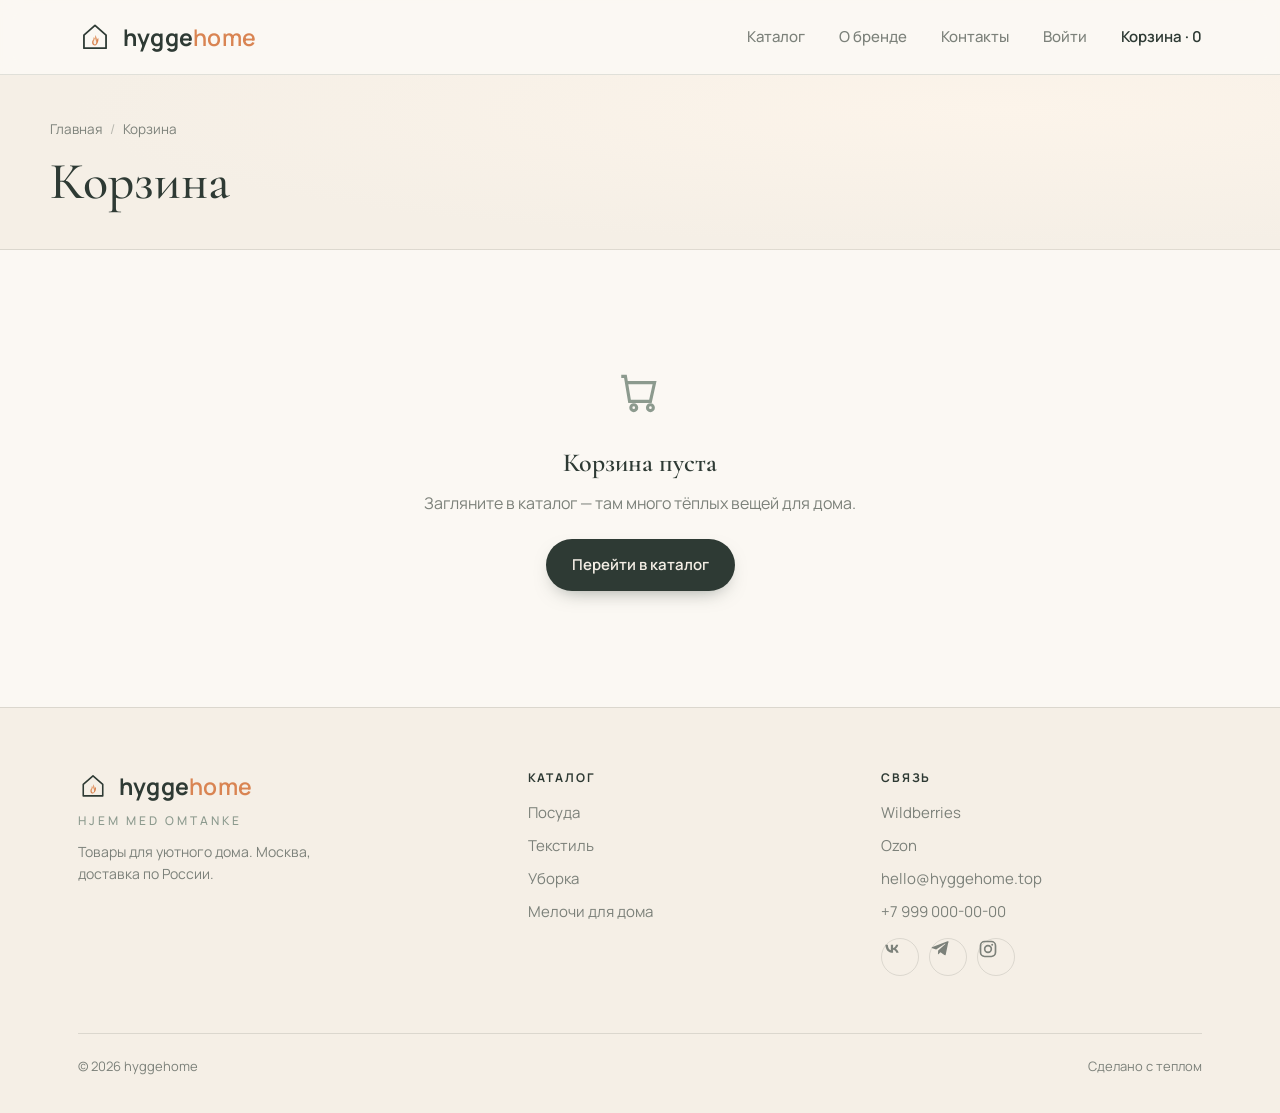
<file: cart.html>
<!DOCTYPE html>
<html lang="ru">
<head>
<meta charset="UTF-8">
<meta name="viewport" content="width=device-width, initial-scale=1.0">
<title>Корзина — hyggehome</title>
<meta name="description" content="Корзина hyggehome: оформление заказа, скидка по программе лояльности, выбор доставки и оплаты.">
<link rel="canonical" href="https://hyggehome.top/cart.html">
<meta name="robots" content="noindex">
<link rel="icon" href="assets/img/favicon.svg" type="image/svg+xml">
<link rel="stylesheet" href="assets/css/site.css">
</head>
<body>

<nav>
  <div class="wrap nav-in">
    <a href="index.html" class="brand" aria-label="hyggehome">
      <svg class="mark" width="34" height="34" viewBox="0 0 400 400">
        <path class="house" d="M200 64 L330 178 L330 332 L70 332 L70 178 Z"/>
        <path fill="#D98452" d="M 207 176 C 213 197 222 211 221 235 C 227 225 234 218 238 209 C 243 228 242 259 224 281 C 215 293 207 299 198 299 C 182 299 165 289 166 265 C 166 249 173 236 182 229 C 183 218 182 208 186 200 C 190 213 195 221 201 225 C 204 206 202 192 207 176 Z"/><path fill="#E9A878" d="M 202 197 C 208 214 219 231 217 255 C 215 274 208 286 199 286 C 189 286 182 276 181 257 C 179 237 195 216 202 197 Z"/><path fill="#F5EFE6" d="M 200 219 C 205 235 217 249 214 268 C 213 281 207 288 199 288 C 190 288 185 281 183 268 C 181 249 194 235 200 219 Z"/>
      </svg>
      <span class="word"><b>hygge</b><span class="h2">home</span></span>
    </a>
    <div class="nav-links">
      <a href="catalog.html">Каталог</a>
      <a href="index.html#brand">О бренде</a>
      <a href="index.html#footer">Контакты</a>
      <a href="account.html" class="account-name" style="color:var(--muted);font-weight:500">Войти</a>
      <a href="cart.html" class="nav-cart active">Корзина · <span class="cart-count">0</span></a>
    </div>
  </div>
</nav>

<header class="page-head">
  <div class="wrap page-head-in">
    <div class="crumbs"><a href="index.html">Главная</a> <span class="sep">/</span> <span>Корзина</span></div>
    <h1>Корзина</h1>
  </div>
</header>

<main class="wrap section" id="root"></main>

<footer id="footer">
  <div class="wrap">
    <div class="foot-in">
      <div>
        <a href="index.html" class="brand">
          <svg class="mark" width="30" height="30" viewBox="0 0 400 400">
            <path class="house" d="M200 64 L330 178 L330 332 L70 332 L70 178 Z"/>
            <path fill="#D98452" d="M 207 176 C 213 197 222 211 221 235 C 227 225 234 218 238 209 C 243 228 242 259 224 281 C 215 293 207 299 198 299 C 182 299 165 289 166 265 C 166 249 173 236 182 229 C 183 218 182 208 186 200 C 190 213 195 221 201 225 C 204 206 202 192 207 176 Z"/><path fill="#E9A878" d="M 202 197 C 208 214 219 231 217 255 C 215 274 208 286 199 286 C 189 286 182 276 181 257 C 179 237 195 216 202 197 Z"/><path fill="#F5EFE6" d="M 200 219 C 205 235 217 249 214 268 C 213 281 207 288 199 288 C 190 288 185 281 183 268 C 181 249 194 235 200 219 Z"/>
          </svg>
          <span class="word"><b>hygge</b><span class="h2">home</span></span>
        </a>
        <div style="font:500 12px/1 var(--sans);letter-spacing:3px;color:var(--sage);text-transform:uppercase;margin:10px 0 2px">Hjem med omtanke</div>
        <p>Товары для уютного дома. Москва, доставка по России.</p>
      </div>
      <div class="fcol">
        <h5>Каталог</h5>
        <a href="catalog.html?cat=kitchen">Посуда</a>
        <a href="catalog.html?cat=textile">Текстиль</a>
        <a href="catalog.html?cat=cleaning">Уборка</a>
        <a href="catalog.html?cat=misc">Мелочи для дома</a>
      </div>
      <div class="fcol">
        <h5>Связь</h5>
        <a class="mp-wb is-off" href="#" target="_blank" rel="noopener">Wildberries</a>
        <a class="mp-ozon is-off" href="#" target="_blank" rel="noopener">Ozon</a>
        <a class="contact-email" href="#">hello@hyggehome.top</a>
        <a class="contact-phone" href="#">+7 999 000-00-00</a>
        <div class="socials">
          <a class="soc soc-vk is-off" href="#" aria-label="ВКонтакте" target="_blank" rel="noopener"><svg viewBox="0 0 24 24" width="20" height="20" fill="currentColor"><path d="M12.8 16.5c-5.2 0-8.6-3.7-8.7-9.7h2.9c.1 4.4 2.1 6.2 3.6 6.6V6.8h2.7v3.9c1.5-.2 3-1.8 3.6-3.9h2.6c-.4 2.5-2 4.1-3.1 4.8 1.1.6 2.9 2 3.6 4.9h-2.9c-.5-1.8-1.9-3.2-3.8-3.5v3.5h-.3z"/></svg></a>
          <a class="soc soc-tg is-off" href="#" aria-label="Telegram" target="_blank" rel="noopener"><svg viewBox="0 0 24 24" width="20" height="20" fill="currentColor"><path d="M21.9 4.3l-3 14.2c-.2 1-.8 1.2-1.7.8l-4.6-3.4-2.2 2.1c-.2.2-.4.4-.9.4l.3-4.7L18.5 6c.4-.3-.1-.5-.6-.2L7.4 12.6l-4.6-1.4c-1-.3-1-1 .2-1.5l18-6.9c.8-.3 1.5.2 1.3 1.5z"/></svg></a>
          <a class="soc soc-ig is-off" href="#" aria-label="Instagram" target="_blank" rel="noopener"><svg viewBox="0 0 24 24" width="20" height="20" fill="none" stroke="currentColor" stroke-width="2"><rect x="3" y="3" width="18" height="18" rx="5"/><circle cx="12" cy="12" r="4"/><circle cx="17" cy="7" r="1.2" fill="currentColor" stroke="none"/></svg></a>
        </div>
      </div>
    </div>
    <div class="foot-bot">
      <span>© 2026 hyggehome</span>
      <span>Сделано с теплом</span>
    </div>
  </div>
</footer>

<script src="assets/js/store.js"></script>
<script>
(function(){
  var root = document.getElementById("root");
  var delivery = HH.deliveryMethods()[0].id;

  function money(v){ return HH.price(v); }

  function renderEmpty(){
    root.className = "wrap section";
    root.innerHTML = '<div class="empty">'
      + '<svg width="50" height="50" viewBox="0 0 24 24" fill="none" stroke="currentColor" stroke-width="1.5"><path d="M3 5h2l2 12h10l2-9H6"/><circle cx="9" cy="20" r="1.4"/><circle cx="17" cy="20" r="1.4"/></svg>'
      + '<h3>Корзина пуста</h3><p>Загляните в каталог — там много тёплых вещей для дома.</p>'
      + '<a class="btn btn-primary" href="catalog.html">Перейти в каталог</a></div>';
  }

  function render(){
    var lines = HH.cartLines();
    if(!lines.length){ renderEmpty(); return; }

    var tier = HH.loyalty.currentTier();
    var next = HH.loyalty.nextTier();
    var cu = HH.auth.currentUser();
    var subtotal = HH.cartSubtotal();
    var discount = HH.cartDiscount();
    var payable = subtotal - discount;
    var ship = HH.deliveryCost(delivery, payable);
    var total = payable + ship;

    var linesHtml = lines.map(function(l){
      var p = l.product;
      return '<div class="cart-line" data-id="'+p.id+'">'
        + HH.thumb(p)
        + '<div><h4><a href="product.html?id='+p.id+'">'+p.name+'</a></h4>'
        +   '<div class="meta">'+(p.sub||"")+' · '+money(p.price)+' / шт</div>'
        +   '<div class="qty small" style="margin-top:8px"><button data-dec>−</button><span>'+l.qty+'</span><button data-inc>+</button></div>'
        + '</div>'
        + '<div class="line-right"><div class="line-price">'+money(l.sum)+'</div><button class="rm" data-rm>Убрать</button></div>'
        + '</div>';
    }).join("");

    var loyaltyHint = "";
    if(!cu){
      loyaltyHint = '<div class="loyalty-hint">Войдите или зарегистрируйтесь — и получите скидку <b>от 5%</b> сразу, до 10% постоянным покупателям. <a href="account.html" style="color:var(--terra);font-weight:600">Войти →</a></div>';
    } else if(next){
      var left = next.min - (cu.lifetime||0);
      loyaltyHint = '<div class="loyalty-hint">Ваш уровень: <b>'+tier.name+'</b> (−'+tier.discount+'%). До уровня «'+next.name+'» (−'+next.discount+'%) осталось покупок на <b>'+money(left)+'</b>.</div>';
    } else {
      loyaltyHint = '<div class="loyalty-hint">Ваш уровень: <b>'+tier.name+'</b> — максимальная скидка −'+tier.discount+'%. Спасибо, что с нами!</div>';
    }

    var dopts = HH.deliveryMethods().map(function(m){
      var cost = HH.deliveryCost(m.id, payable);
      var costLabel = cost===0 ? "бесплатно" : money(cost);
      return '<label class="delivery-opt'+(m.id===delivery?' sel':'')+'" data-d="'+m.id+'">'
        + '<span><input type="radio" name="delivery" '+(m.id===delivery?'checked':'')+'> '+m.label+'</span>'
        + '<span class="d-price">'+costLabel+'</span></label>';
    }).join("");

    root.className = "wrap section";
    root.innerHTML =
      '<div class="cart-layout">'
      + '<div class="cart-items">'+linesHtml
      +   '<div style="margin-top:18px"><a href="catalog.html" style="color:var(--muted);font-weight:500">← Продолжить покупки</a></div>'
      + '</div>'
      + '<aside class="summary">'
      +   '<h3>Итого</h3>'
      +   loyaltyHint
      +   '<div class="sum-row"><span>Товары ('+HH.cartCount()+')</span><span>'+money(subtotal)+'</span></div>'
      +   (discount>0 ? '<div class="sum-row discount"><span>Скидка −'+tier.discount+'%</span><span>−'+money(discount)+'</span></div>' : '')
      +   '<div style="margin:16px 0 6px;font-weight:700;font-size:13px;letter-spacing:.04em;text-transform:uppercase;color:var(--ink)">Доставка</div>'
      +   '<div class="delivery-opts">'+dopts+'</div>'
      +   '<div class="sum-row muted"><span>Доставка</span><span id="ship">'+(ship===0?"бесплатно":money(ship))+'</span></div>'
      +   '<div class="sum-total"><span>К оплате</span><b id="total">'+money(total)+'</b></div>'
      +   '<button class="btn btn-primary btn-block" id="checkout" style="margin-top:18px">Оформить заказ</button>'
      +   '<div style="font-size:12.5px;color:var(--muted);margin-top:12px;text-align:center">Оплата: '+providerLabel()+' · СБП · картой. Чек по 54-ФЗ.</div>'
      + '</aside>'
      + '</div>';
  }

  function providerLabel(){
    var m = {yookassa:"ЮKassa",cloudpayments:"CloudPayments",robokassa:"Robokassa",tinkoff:"Т-Касса",sbp:"СБП"};
    return m[HH.config.paymentProvider] || "ЮKassa";
  }

  // события
  root.addEventListener("click", function(e){
    var line = e.target.closest(".cart-line");
    if(line){
      var id = line.getAttribute("data-id");
      var l = HH.cartLines().find(function(x){return x.product.id===id;});
      if(e.target.closest("[data-inc]")){ HH.setQty(id, l.qty+1); render(); return; }
      if(e.target.closest("[data-dec]")){ HH.setQty(id, Math.max(1,l.qty-1)); render(); return; }
      if(e.target.closest("[data-rm]")){ HH.removeFromCart(id); render(); return; }
    }
    var opt = e.target.closest(".delivery-opt");
    if(opt){ delivery = opt.getAttribute("data-d"); render(); return; }
    if(e.target.id==="checkout"){ checkout(); }
  });

  function checkout(){
    var lines = HH.cartLines();
    var payable = HH.cartSubtotal() - HH.cartDiscount();
    var ship = HH.deliveryCost(delivery, payable);
    var total = payable + ship;
    var method = HH.deliveryMethod(delivery);

    // Демо-оформление. ИНТЕГРАЦИЯ: POST {apiBase}/orders -> paymentUrl -> redirect на оплату (ЮKassa/СБП).
    var order = HH.addOrder({
      items: lines.map(function(l){return {id:l.product.id, name:l.product.name, qty:l.qty, sum:l.sum};}),
      delivery: method.label,
      paid: total,
      status: "Оформлен"
    });
    HH.clearCart();

    root.className = "wrap section";
    root.innerHTML = '<div class="empty">'
      + '<svg width="54" height="54" viewBox="0 0 24 24" fill="none" stroke="var(--terra)" stroke-width="1.6"><circle cx="12" cy="12" r="9"/><path d="M8 12l3 3 5-6"/></svg>'
      + '<h3>Заказ '+order.id+' оформлен</h3>'
      + '<p style="max-width:440px;margin:0 auto 8px">Спасибо! Сумма к оплате — <b style="color:var(--ink)">'+HH.price(total)+'</b>, доставка: '+method.label+'.<br>В демо-режиме оплата не списывается.</p>'
      + '<div class="loyalty-hint" style="max-width:440px;margin:16px auto;text-align:left">Точка интеграции: здесь заказ уходит на бэкенд, создаётся платёж <b>'+providerLabel()+'</b>, и покупатель переходит на страницу оплаты. Уведомление о заказе — в Telegram-бот.</div>'
      + '<div style="display:flex;gap:12px;justify-content:center;flex-wrap:wrap"><a class="btn btn-primary" href="catalog.html">В каталог</a><a class="btn btn-ghost" href="account.html">Мои заказы</a></div>'
      + '</div>';
    window.scrollTo(0,0);
  }

  render();
  document.addEventListener("hh:changed", function(){ /* header count updates via store.sync */ });
})();
</script>
</body>
</html>
</file>
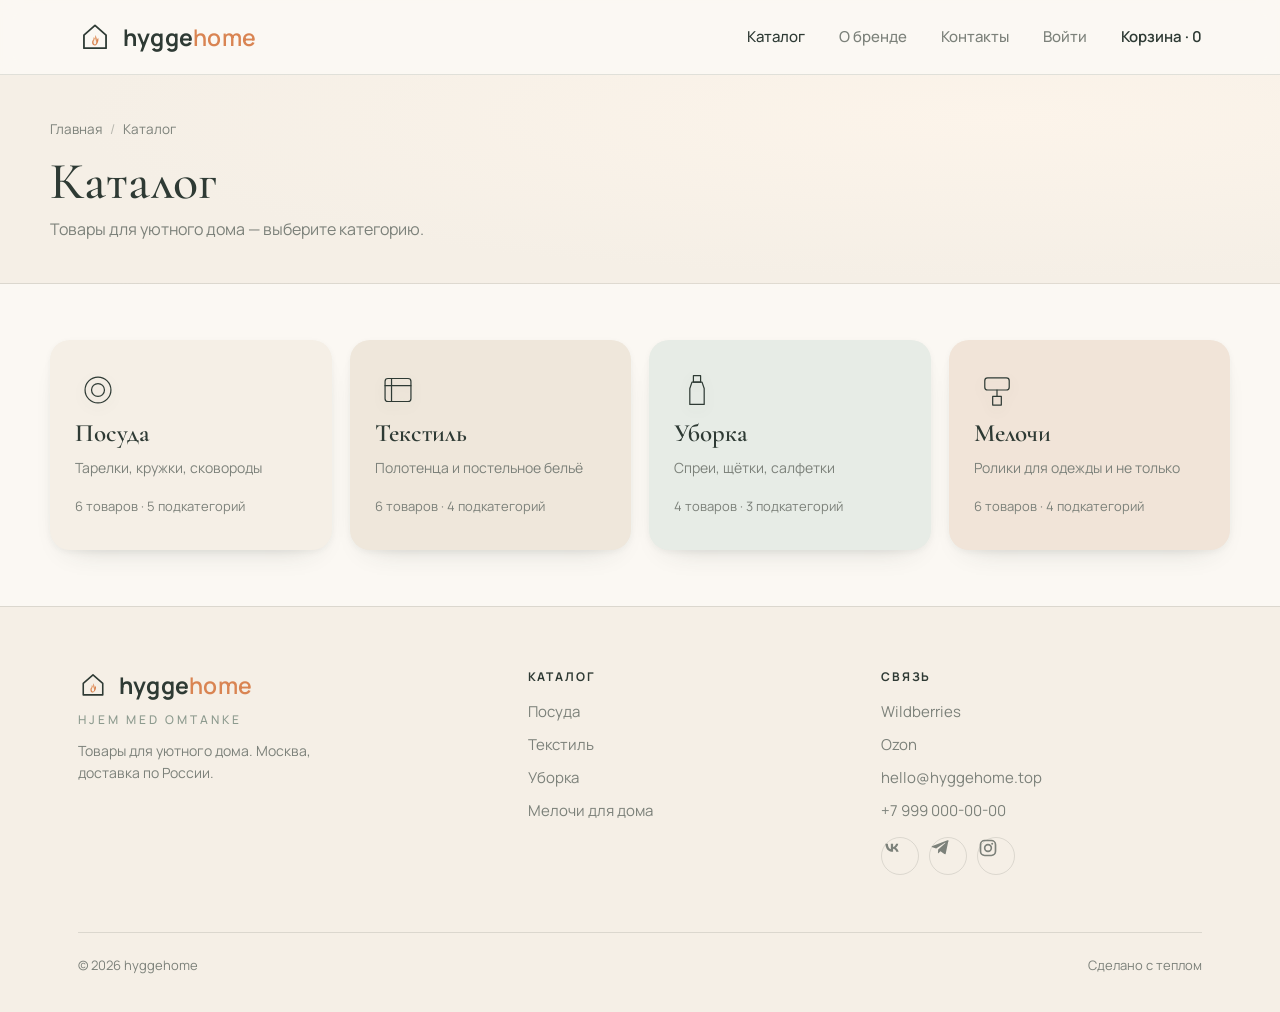
<file: catalog.html>
<!DOCTYPE html>
<html lang="ru">
<head>
<meta charset="UTF-8">
<meta name="viewport" content="width=device-width, initial-scale=1.0">
<title>Каталог — hyggehome</title>
<meta name="description" content="Каталог hyggehome: посуда, текстиль, средства для уборки и мелочи для дома в скандинавском стиле. Поиск по категориям, доставка по России.">
<link rel="canonical" href="https://hyggehome.top/catalog.html">
<meta property="og:type" content="website">
<meta property="og:site_name" content="hyggehome">
<meta property="og:title" content="Каталог — hyggehome">
<meta property="og:description" content="Посуда, текстиль, уборка и мелочи для дома в скандинавском стиле.">
<meta property="og:url" content="https://hyggehome.top/catalog.html">
<link rel="icon" href="assets/img/favicon.svg" type="image/svg+xml">
<link rel="stylesheet" href="assets/css/site.css">
</head>
<body>

<nav>
  <div class="wrap nav-in">
    <a href="index.html" class="brand" aria-label="hyggehome">
      <svg class="mark" width="34" height="34" viewBox="0 0 400 400">
        <path class="house" d="M200 64 L330 178 L330 332 L70 332 L70 178 Z"/>
        <path fill="#D98452" d="M 207 176 C 213 197 222 211 221 235 C 227 225 234 218 238 209 C 243 228 242 259 224 281 C 215 293 207 299 198 299 C 182 299 165 289 166 265 C 166 249 173 236 182 229 C 183 218 182 208 186 200 C 190 213 195 221 201 225 C 204 206 202 192 207 176 Z"/><path fill="#E9A878" d="M 202 197 C 208 214 219 231 217 255 C 215 274 208 286 199 286 C 189 286 182 276 181 257 C 179 237 195 216 202 197 Z"/><path fill="#F5EFE6" d="M 200 219 C 205 235 217 249 214 268 C 213 281 207 288 199 288 C 190 288 185 281 183 268 C 181 249 194 235 200 219 Z"/>
      </svg>
      <span class="word"><b>hygge</b><span class="h2">home</span></span>
    </a>
    <div class="nav-links">
      <a href="catalog.html" class="active">Каталог</a>
      <a href="index.html#brand">О бренде</a>
      <a href="index.html#footer">Контакты</a>
      <a href="account.html" class="account-name" style="color:var(--muted);font-weight:500">Войти</a>
      <a href="cart.html" class="nav-cart">Корзина · <span class="cart-count">0</span></a>
    </div>
  </div>
</nav>

<header class="page-head">
  <div class="wrap page-head-in">
    <div class="crumbs" id="crumbs"><a href="index.html">Главная</a> <span class="sep">/</span> <span>Каталог</span></div>
    <h1 id="cat-title">Каталог</h1>
    <p id="cat-sub">Товары для уютного дома — выберите категорию.</p>
  </div>
</header>

<main class="wrap section">
  <div id="level1"></div>
  <div id="level2" style="display:none">
    <div class="controls">
      <div class="chips" id="subchips"></div>
    </div>
    <div class="controls">
      <div class="search">
        <svg width="18" height="18" viewBox="0 0 24 24" fill="none" stroke="currentColor" stroke-width="2"><circle cx="11" cy="11" r="7"/><path d="M21 21l-4-4"/></svg>
        <input id="q" type="search" placeholder="Поиск в категории…" autocomplete="off">
      </div>
      <div class="select">
        <select id="sort">
          <option value="popular">По популярности</option>
          <option value="price-asc">Сначала дешевле</option>
          <option value="price-desc">Сначала дороже</option>
          <option value="new">Новинки</option>
        </select>
      </div>
    </div>
    <div class="result-meta" id="meta"></div>
    <div class="grid" id="grid"></div>
    <div id="empty" style="display:none"></div>
  </div>
</main>

<footer id="footer">
  <div class="wrap">
    <div class="foot-in">
      <div>
        <a href="index.html" class="brand">
          <svg class="mark" width="30" height="30" viewBox="0 0 400 400">
            <path class="house" d="M200 64 L330 178 L330 332 L70 332 L70 178 Z"/>
            <path fill="#D98452" d="M 207 176 C 213 197 222 211 221 235 C 227 225 234 218 238 209 C 243 228 242 259 224 281 C 215 293 207 299 198 299 C 182 299 165 289 166 265 C 166 249 173 236 182 229 C 183 218 182 208 186 200 C 190 213 195 221 201 225 C 204 206 202 192 207 176 Z"/><path fill="#E9A878" d="M 202 197 C 208 214 219 231 217 255 C 215 274 208 286 199 286 C 189 286 182 276 181 257 C 179 237 195 216 202 197 Z"/><path fill="#F5EFE6" d="M 200 219 C 205 235 217 249 214 268 C 213 281 207 288 199 288 C 190 288 185 281 183 268 C 181 249 194 235 200 219 Z"/>
          </svg>
          <span class="word"><b>hygge</b><span class="h2">home</span></span>
        </a>
        <div style="font:500 12px/1 var(--sans);letter-spacing:3px;color:var(--sage);text-transform:uppercase;margin:10px 0 2px">Hjem med omtanke</div>
        <p>Товары для уютного дома. Москва, доставка по России.</p>
      </div>
      <div class="fcol">
        <h5>Каталог</h5>
        <a href="catalog.html?cat=kitchen">Посуда</a>
        <a href="catalog.html?cat=textile">Текстиль</a>
        <a href="catalog.html?cat=cleaning">Уборка</a>
        <a href="catalog.html?cat=misc">Мелочи для дома</a>
      </div>
      <div class="fcol">
        <h5>Связь</h5>
        <a class="mp-wb is-off" href="#" target="_blank" rel="noopener">Wildberries</a>
        <a class="mp-ozon is-off" href="#" target="_blank" rel="noopener">Ozon</a>
        <a class="contact-email" href="#">hello@hyggehome.top</a>
        <a class="contact-phone" href="#">+7 999 000-00-00</a>
        <div class="socials">
          <a class="soc soc-vk is-off" href="#" aria-label="ВКонтакте" target="_blank" rel="noopener"><svg viewBox="0 0 24 24" width="20" height="20" fill="currentColor"><path d="M12.8 16.5c-5.2 0-8.6-3.7-8.7-9.7h2.9c.1 4.4 2.1 6.2 3.6 6.6V6.8h2.7v3.9c1.5-.2 3-1.8 3.6-3.9h2.6c-.4 2.5-2 4.1-3.1 4.8 1.1.6 2.9 2 3.6 4.9h-2.9c-.5-1.8-1.9-3.2-3.8-3.5v3.5h-.3z"/></svg></a>
          <a class="soc soc-tg is-off" href="#" aria-label="Telegram" target="_blank" rel="noopener"><svg viewBox="0 0 24 24" width="20" height="20" fill="currentColor"><path d="M21.9 4.3l-3 14.2c-.2 1-.8 1.2-1.7.8l-4.6-3.4-2.2 2.1c-.2.2-.4.4-.9.4l.3-4.7L18.5 6c.4-.3-.1-.5-.6-.2L7.4 12.6l-4.6-1.4c-1-.3-1-1 .2-1.5l18-6.9c.8-.3 1.5.2 1.3 1.5z"/></svg></a>
          <a class="soc soc-ig is-off" href="#" aria-label="Instagram" target="_blank" rel="noopener"><svg viewBox="0 0 24 24" width="20" height="20" fill="none" stroke="currentColor" stroke-width="2"><rect x="3" y="3" width="18" height="18" rx="5"/><circle cx="12" cy="12" r="4"/><circle cx="17" cy="7" r="1.2" fill="currentColor" stroke="none"/></svg></a>
        </div>
      </div>
    </div>
    <div class="foot-bot">
      <span>© 2026 hyggehome</span>
      <span>Сделано с теплом</span>
    </div>
  </div>
</footer>

<script src="assets/js/store.js"></script>
<script>
(function(){
  var CATS = window.HH_CATEGORIES;
  var qs = function(s,el){return (el||document).querySelector(s);};
  var state = { cat:null, sub:null, q:"", sort:"popular" };

  function readURL(){
    var p = new URLSearchParams(location.search);
    state.cat = p.get("cat"); state.sub = p.get("sub"); state.q = p.get("q")||""; state.sort = p.get("sort")||"popular";
    if(state.cat && !CATS[state.cat]) state.cat = null;
  }
  function writeURL(){
    var p = new URLSearchParams();
    if(state.cat) p.set("cat", state.cat);
    if(state.sub) p.set("sub", state.sub);
    if(state.q) p.set("q", state.q);
    if(state.sort && state.sort!=="popular") p.set("sort", state.sort);
    var s = p.toString();
    history.replaceState(null,"", "catalog.html"+(s?("?"+s):""));
  }

  var ICON = {
    kitchen:'<circle cx="32" cy="32" r="18"/><circle cx="32" cy="32" r="9"/>',
    textile:'<rect x="14" y="16" width="36" height="32" rx="4"/><path d="M14 26h36M23 16v32"/>',
    cleaning:'<path d="M27 12h10v9H27z"/><path d="M25 21h14l3 9v22H22V30z"/>',
    misc:'<rect x="15" y="15" width="34" height="17" rx="4"/><path d="M32 32v9"/><path d="M26 41h12v12H26z"/>'
  };
  function countIn(key){ return HH.getProducts().filter(function(p){return p.category===key;}).length; }

  function renderLevel1(){
    qs("#level1").style.display=""; qs("#level2").style.display="none";
    qs("#cat-title").textContent = "Каталог";
    qs("#cat-sub").textContent = "Товары для уютного дома — выберите категорию.";
    qs("#crumbs").innerHTML = '<a href="index.html">Главная</a> <span class="sep">/</span> <span>Каталог</span>';
    var html = '<div class="cats">';
    Object.keys(CATS).forEach(function(key){
      var c = CATS[key];
      html += '<a class="cat" href="catalog.html?cat='+key+'">'
        + '<div><div class="cat-ico"><svg viewBox="0 0 64 64">'+ICON[key]+'</svg></div></div>'
        + '<div><h3>'+c.name+'</h3><p>'+c.desc+'</p>'
        + '<span class="cnt">'+countIn(key)+' товаров · '+c.subs.length+' подкатегорий</span></div></a>';
    });
    html += '</div>';
    qs("#level1").innerHTML = html;
  }

  function currentProducts(){
    var list = HH.getProducts().filter(function(p){return p.category===state.cat;});
    if(state.sub) list = list.filter(function(p){return p.sub===state.sub;});
    if(state.q){
      var q = state.q.toLowerCase();
      list = list.filter(function(p){return (p.name+" "+p.desc+" "+(p.sub||"")).toLowerCase().indexOf(q)>=0;});
    }
    switch(state.sort){
      case "price-asc": list.sort(function(a,b){return a.price-b.price;}); break;
      case "price-desc": list.sort(function(a,b){return b.price-a.price;}); break;
      case "new": list.sort(function(a,b){return (b.tag==="new"?1:0)-(a.tag==="new"?1:0);}); break;
      default: list.sort(function(a,b){return (b.rating||0)-(a.rating||0);});
    }
    return list;
  }

  function card(p){
    var badge = p.tag ? '<span class="badge '+p.tag+'">'+HH.tagLabel(p.tag)+'</span>' : '';
    var old = p.oldPrice ? '<span class="old">'+HH.price(p.oldPrice)+'</span>' : '';
    return '<div class="card">'+badge
      + '<a href="product.html?id='+p.id+'">'+HH.thumb(p)+'</a>'
      + '<div class="cat-tag">'+(p.sub||CATS[p.category].name)+'</div>'
      + '<h3><a href="product.html?id='+p.id+'">'+p.name+'</a></h3>'
      + '<div class="rating"><span class="star">★</span> '+(p.rating||"—")+'</div>'
      + '<div class="price-row"><span class="price">'+HH.price(p.price)+'</span>'+old+'</div>'
      + '<div class="card-actions"><button class="btn btn-primary btn-sm" data-add="'+p.id+'">В корзину</button>'
      + '<a class="btn btn-ghost btn-sm" href="product.html?id='+p.id+'">Подробнее</a></div>'
      + '</div>';
  }

  function renderGrid(){
    var list = currentProducts();
    qs("#meta").textContent = list.length ? ("Найдено: "+list.length) : "";
    if(list.length){
      qs("#grid").style.display=""; qs("#empty").style.display="none";
      qs("#grid").innerHTML = list.map(card).join("");
    } else {
      qs("#grid").style.display="none";
      var e = qs("#empty"); e.style.display=""; e.className="empty";
      e.innerHTML='<svg width="46" height="46" viewBox="0 0 24 24" fill="none" stroke="currentColor" stroke-width="1.6"><circle cx="11" cy="11" r="7"/><path d="M21 21l-4-4"/></svg>'
        +'<h3>Ничего не нашлось</h3><p>Попробуйте изменить запрос или сбросить фильтр.</p>';
    }
  }

  function renderLevel2(){
    var c = CATS[state.cat];
    qs("#level1").style.display="none"; qs("#level2").style.display="";
    qs("#cat-title").textContent = c.name;
    qs("#cat-sub").textContent = c.desc;
    qs("#crumbs").innerHTML = '<a href="index.html">Главная</a> <span class="sep">/</span> <a href="catalog.html">Каталог</a> <span class="sep">/</span> <span>'+c.name+'</span>';

    var chips = '<button class="chip" data-sub="">← Все категории</button>';
    chips += '<button class="chip'+(!state.sub?' active':'')+'" data-sub="__all">Все '+c.name.toLowerCase()+'</button>';
    c.subs.forEach(function(s){
      chips += '<button class="chip'+(state.sub===s?' active':'')+'" data-sub="'+s+'">'+s+'</button>';
    });
    qs("#subchips").innerHTML = chips;
    qs("#subchips").querySelectorAll(".chip").forEach(function(btn){
      var v = btn.getAttribute("data-sub");
      btn.addEventListener("click", function(){
        if(v===""){ state.cat=null; state.sub=null; state.q=""; render(); return; }
        state.sub = (v==="__all") ? null : v; render();
      });
    });

    qs("#q").value = state.q;
    qs("#sort").value = state.sort;
    renderGrid();
  }

  function render(){
    writeURL();
    if(state.cat) renderLevel2(); else renderLevel1();
    window.scrollTo(0,0);
  }

  document.addEventListener("input", function(e){
    if(e.target.id==="q"){ state.q=e.target.value; renderGrid(); writeURL(); }
  });
  document.addEventListener("change", function(e){
    if(e.target.id==="sort"){ state.sort=e.target.value; renderGrid(); writeURL(); }
  });

  readURL();
  render();
})();
</script>
</body>
</html>
</file>
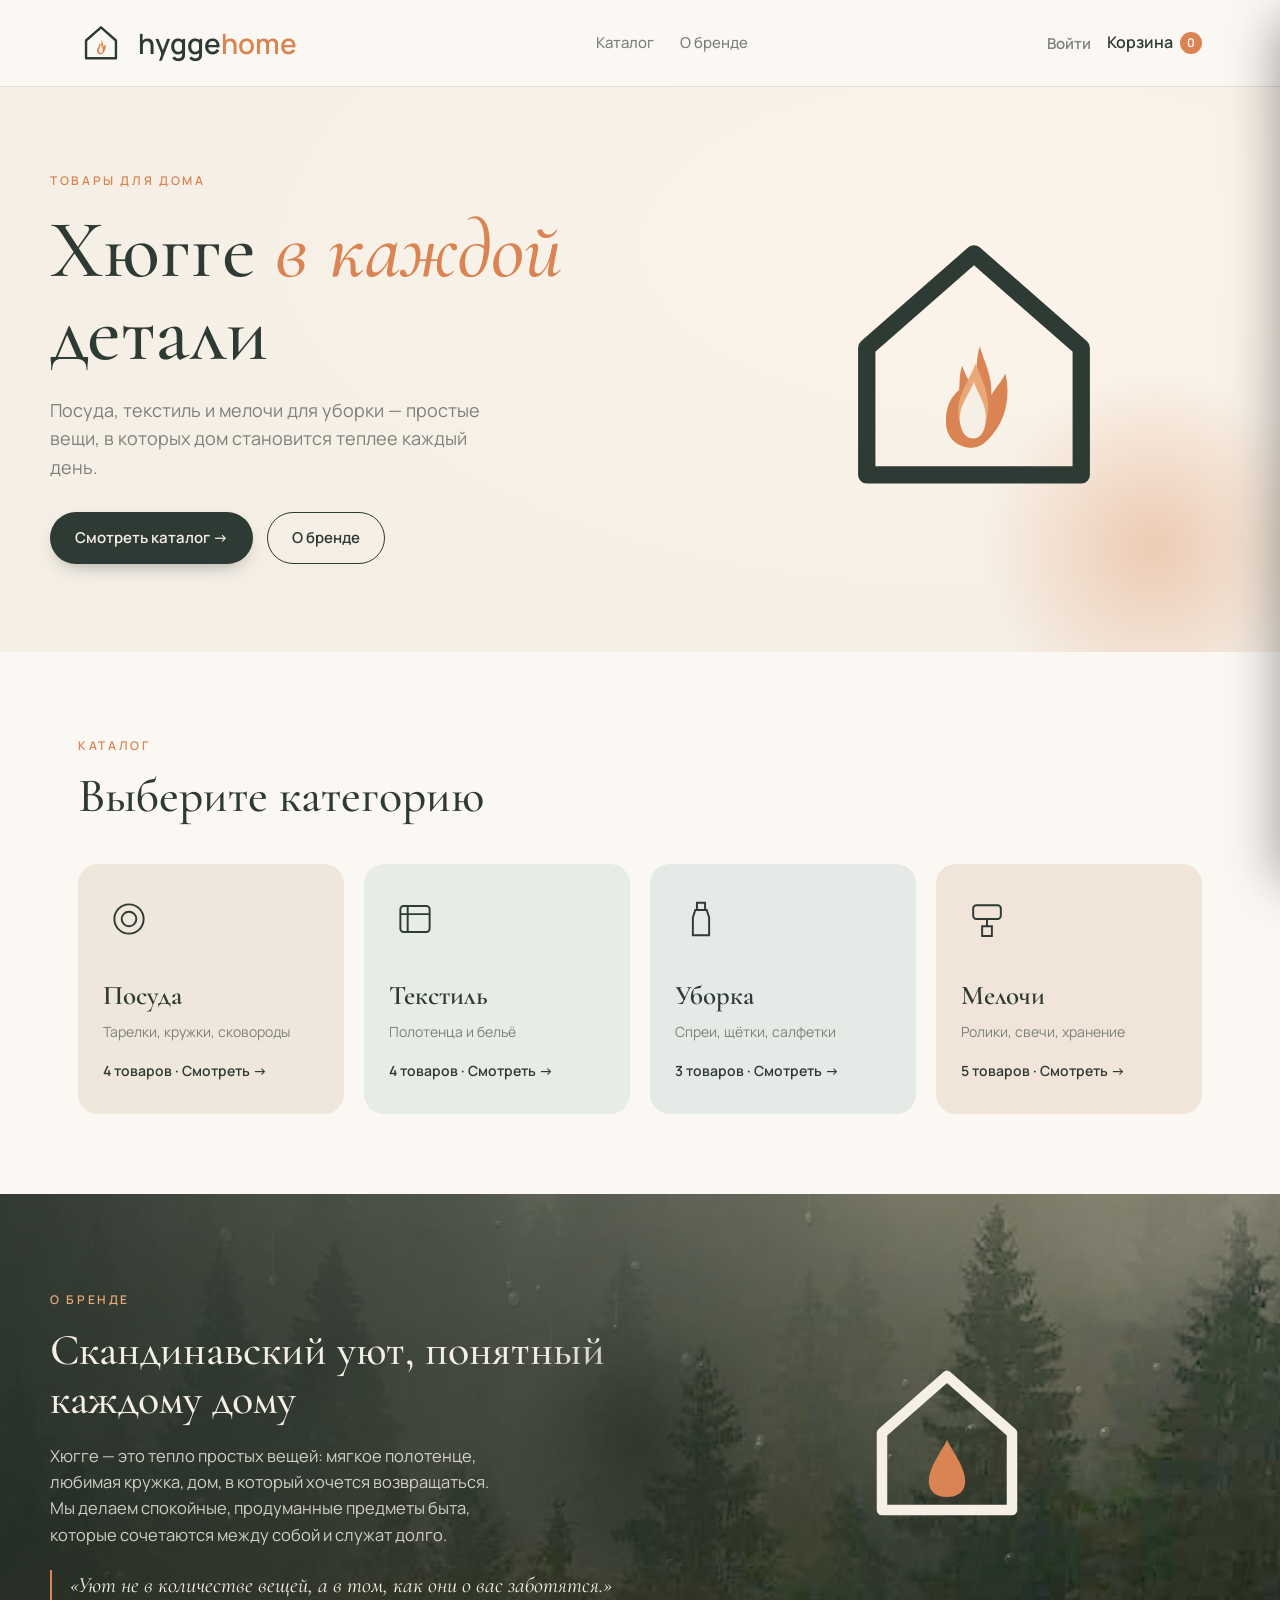
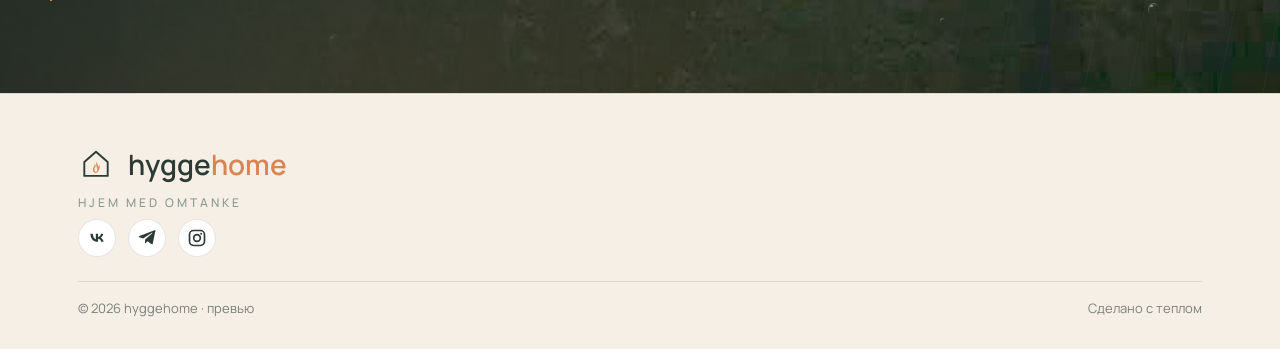
<file: preview_5.html>
<!DOCTYPE html>
<html lang="ru">
<head>
<meta charset="UTF-8">
<meta name="viewport" content="width=device-width, initial-scale=1.0">
<title>hyggehome — превью</title>
<style>
@import url('https://fonts.googleapis.com/css2?family=Cormorant+Garamond:ital,wght@0,500;0,600;1,400&family=Manrope:wght@300;400;500;600;700&display=swap');
:root{--ink:#2E3A34;--terra:#D98452;--terra-soft:#E9A878;--cream:#F5EFE6;--paper:#FBF8F3;--sage:#8C9A8E;--muted:#7C817A;--line:rgba(46,58,52,.13);--display:'Cormorant Garamond',Georgia,serif;--sans:'Manrope',system-ui,sans-serif}
*{margin:0;padding:0;box-sizing:border-box}
html{scroll-behavior:smooth}
body{font-family:var(--sans);color:var(--ink);background:var(--paper);line-height:1.6;-webkit-font-smoothing:antialiased}
a{color:inherit;text-decoration:none}svg{display:block}
.wrap{max-width:1180px;margin:0 auto;padding:0 28px}
.eyebrow{font-size:12px;letter-spacing:.22em;text-transform:uppercase;color:var(--terra);font-weight:600}
.btn{display:inline-flex;align-items:center;justify-content:center;gap:9px;padding:13px 24px;border-radius:40px;font-weight:600;font-size:15px;font-family:var(--sans);cursor:pointer;border:1.5px solid transparent;transition:transform .2s,background .2s,box-shadow .2s}
.btn-primary{background:var(--ink);color:var(--cream);box-shadow:0 8px 20px -10px rgba(46,58,52,.55)}
.btn-primary:hover{transform:translateY(-2px);background:#222c27}
.btn-ghost{border-color:var(--ink);color:var(--ink)}.btn-ghost:hover{background:var(--ink);color:var(--cream)}
/* header — logo bigger */
nav{position:sticky;top:0;z-index:30;background:rgba(251,248,243,.9);backdrop-filter:blur(10px);border-bottom:1px solid var(--line)}
.bar{display:flex;align-items:center;justify-content:space-between;height:86px;gap:16px}
.brand{display:flex;align-items:center;gap:14px}.brand svg{width:46px;height:46px}
.brand .house{fill:none;stroke:var(--ink);stroke-width:21;stroke-linejoin:round;stroke-linecap:round}.brand .flame{fill:var(--terra)}
.brand .word{font-weight:600;font-size:28px}.brand .word .t{color:var(--terra)}
.navlinks{display:flex;gap:26px;align-items:center;font-size:15px;font-weight:500}
.navlinks a{color:var(--muted)}.navlinks a:hover{color:var(--ink)}
.hact{display:flex;align-items:center;gap:16px}
.login{font-weight:600;color:var(--muted);cursor:pointer;background:none;border:0;font-size:15px;font-family:var(--sans)}
.login.on{color:var(--terra)}
.cartbtn{display:inline-flex;align-items:center;gap:7px;font-weight:600;cursor:pointer}
.cartbtn .badge{min-width:22px;height:22px;padding:0 6px;border-radius:20px;background:var(--terra);color:#fff;font-size:12px;display:inline-flex;align-items:center;justify-content:center}
/* hero — logo bigger */
.hero{background:radial-gradient(120% 130% at 78% 28%,#FCF4EA,var(--cream) 58%);overflow:hidden}
.hero-in{display:grid;grid-template-columns:1.1fr .9fr;gap:40px;align-items:center;padding:80px 0 88px}
.hero h1{font-family:var(--display);font-weight:500;font-size:clamp(46px,6.4vw,84px);line-height:1.02;margin:16px 0 20px}
.hero h1 em{font-style:italic;color:var(--terra)}
.hero p{font-size:18px;color:var(--muted);max-width:440px;margin-bottom:30px}
.btns{display:flex;gap:14px;flex-wrap:wrap}
.hero-art{display:flex;justify-content:center;align-items:center;position:relative}
.glow{position:absolute;width:360px;height:360px;border-radius:50%;top:50%;left:50%;background:radial-gradient(circle,rgba(217,132,82,.34),rgba(217,132,82,0) 68%);animation:glow 3.8s ease-in-out infinite}
@keyframes glow{0%,100%{opacity:.8;transform:translate(-50%,-50%) scale(1)}50%{opacity:1;transform:translate(-50%,-50%) scale(1.1)}}
.hero-art>svg{position:relative;width:330px;height:330px;animation:floaty 6.5s ease-in-out infinite}
@keyframes floaty{0%,100%{transform:translateY(0)}50%{transform:translateY(-9px)}}
.hero-art .flame{transform-box:fill-box;transform-origin:50% 92%;animation:flick 3.8s ease-in-out infinite}
@keyframes flick{0%,100%{transform:scaleY(1) scaleX(1);opacity:1}25%{transform:scaleY(1.05) scaleX(.985);opacity:.93}50%{transform:scaleY(.97) scaleX(1.02);opacity:1}75%{transform:scaleY(1.04) scaleX(.99);opacity:.96}}
/* sections */
.section{padding:80px 0}
.sec-head{margin-bottom:30px}
.sec-head h2{font-family:var(--display);font-weight:500;font-size:clamp(32px,4vw,48px)}
/* category cards */
.cats{display:grid;grid-template-columns:repeat(4,1fr);gap:20px}
.cat{border-radius:20px;padding:28px 24px 30px;min-height:250px;display:flex;flex-direction:column;justify-content:space-between;cursor:pointer;border:1px solid transparent;transition:transform .25s,box-shadow .25s}
.cat:hover{transform:translateY(-6px);box-shadow:0 22px 46px -22px rgba(46,58,52,.4)}
.cat-ico{width:52px;height:52px;color:var(--ink)}
.cat h3{font-family:var(--display);font-weight:600;font-size:27px;margin-bottom:4px}
.cat .d{font-size:14px;color:var(--muted);margin-bottom:14px}
.cat .go{font-size:14px;font-weight:600;color:var(--ink)}
/* category detail */
.back{background:none;border:0;font:inherit;font-weight:600;color:var(--muted);cursor:pointer;margin-bottom:14px;display:inline-flex;gap:6px;align-items:center}
.back:hover{color:var(--ink)}
.toolbar{display:flex;flex-wrap:wrap;gap:14px;align-items:center;margin:18px 0}
.search{position:relative;flex:1;min-width:240px;max-width:420px}
.search input{width:100%;padding:13px 16px 13px 44px;border:1.5px solid var(--line);border-radius:40px;font:inherit;background:#fff}
.search input:focus{outline:none;border-color:var(--terra)}
.search svg{position:absolute;left:16px;top:50%;transform:translateY(-50%);width:18px;height:18px;color:var(--muted)}
.sortbox select{font:inherit;padding:11px 14px;border:1.5px solid var(--line);border-radius:30px;background:#fff;cursor:pointer}
.chips{display:flex;flex-wrap:wrap;gap:10px;margin-bottom:22px}
.chip{padding:8px 16px;border-radius:30px;border:1.5px solid var(--line);font-size:14px;font-weight:600;color:var(--muted);background:#fff;cursor:pointer;transition:.2s}
.chip:hover{color:var(--ink)}.chip.active{background:var(--ink);color:var(--cream);border-color:var(--ink)}
.count{font-size:14px;color:var(--muted);margin-bottom:16px}
.grid{display:grid;grid-template-columns:repeat(4,1fr);gap:20px}
.card{background:#fff;border:1px solid var(--line);border-radius:18px;overflow:hidden;display:flex;flex-direction:column;box-shadow:0 2px 6px rgba(46,58,52,.05),0 14px 30px -22px rgba(46,58,52,.3);transition:transform .25s,box-shadow .25s}
.card:hover{transform:translateY(-5px);box-shadow:0 22px 46px -22px rgba(46,58,52,.42)}
.thumb{aspect-ratio:1/1;display:flex;align-items:center;justify-content:center;position:relative}
.card .body{padding:16px;display:flex;flex-direction:column;gap:8px;flex:1}
.pname{font-weight:600;font-size:15.5px;line-height:1.35}
.rating{font-size:13px;color:var(--muted)}
.price-row{display:flex;align-items:baseline;gap:8px;margin-top:auto}
.price{font-weight:700;font-size:18px}.price-old{font-size:14px;color:var(--muted);text-decoration:line-through}
.tagpill{position:absolute;top:12px;left:12px;font-size:11px;font-weight:700;text-transform:uppercase;padding:4px 10px;border-radius:20px;background:var(--ink);color:var(--cream)}
.tagpill.sale{background:var(--terra)}
.add-mini{margin-top:6px;padding:11px;border-radius:30px;background:var(--cream);color:var(--ink);font-weight:600;font-size:14px;border:1.5px solid transparent;cursor:pointer;transition:.2s}
.add-mini:hover{background:var(--ink);color:var(--cream)}
/* about + forest */
.about{position:relative;overflow:hidden;color:var(--cream)}
.bb-bg{position:absolute;inset:0;z-index:0}
.bb-photo{position:absolute;inset:0;width:100%;height:100%;object-fit:cover;object-position:50% 58%;transform:scale(1.06);filter:saturate(1.04)}
.glass{position:absolute;inset:0;pointer-events:none}
.drp{position:absolute;display:block;-webkit-backdrop-filter:blur(.6px) brightness(1.14) contrast(1.05);backdrop-filter:blur(.6px) brightness(1.14) contrast(1.05);background:linear-gradient(155deg,rgba(255,255,255,.16),rgba(255,255,255,.02) 42%,rgba(255,255,255,0) 60%);box-shadow:inset .5px .5px 1px rgba(255,255,255,.42),inset -.5px -1.5px 1.6px rgba(20,28,22,.30),0 1px 2px rgba(15,22,18,.22)}
.drp::after{content:"";position:absolute;left:22%;top:16%;width:24%;height:20%;border-radius:50%;background:rgba(255,255,255,.6);filter:blur(.4px)}
.drp.run{border-radius:52% 48% 46% 54% / 42% 40% 60% 58%}
.drp.run::before{content:"";position:absolute;left:38%;bottom:100%;width:24%;height:var(--trail);background:linear-gradient(to top,rgba(255,255,255,.18),rgba(255,255,255,0));-webkit-backdrop-filter:blur(.4px) brightness(1.06);backdrop-filter:blur(.4px) brightness(1.06);border-radius:40%}
.rain{position:absolute;inset:0;pointer-events:none;opacity:.20;filter:blur(.3px);background-image:repeating-linear-gradient(101deg,rgba(240,244,244,0) 0 26px,rgba(240,244,244,.20) 26px 27px,rgba(240,244,244,0) 27px 44px);background-size:auto 200px;animation:rainfall .7s linear infinite}
@keyframes rainfall{to{background-position:-40px 200px}}
.glassfog{position:absolute;inset:0;pointer-events:none;background:radial-gradient(120% 95% at 12% 100%,rgba(233,168,110,.42),rgba(233,168,110,0) 46%),radial-gradient(150% 130% at 50% -14%,rgba(220,226,218,.16),rgba(220,226,218,0) 40%)}




}
.about-art{position:relative}
.about-art::before{content:"";position:absolute;width:280px;height:280px;border-radius:50%;top:50%;left:50%;transform:translate(-50%,-50%);background:radial-gradient(circle,rgba(30,40,34,.5),rgba(30,40,34,0) 68%)}
.bb-scrim{position:absolute;inset:0;z-index:1;background:linear-gradient(90deg,rgba(30,40,34,.88),rgba(30,40,34,.55) 52%,rgba(34,44,38,.22))}
.about-in{position:relative;z-index:2;display:grid;grid-template-columns:1fr 1fr;gap:48px;align-items:center;padding:92px 0}
.about-in .eyebrow{color:var(--terra-soft)}
.about-in h2{font-family:var(--display);font-weight:500;font-size:clamp(30px,3.6vw,44px);line-height:1.12;margin:14px 0 18px}
.about-in p{color:rgba(245,239,230,.82);font-size:16.5px;max-width:460px}
.quote{font-family:var(--display);font-style:italic;font-size:22px;line-height:1.4;margin-top:22px;padding-left:18px;border-left:2px solid var(--terra)}
.about-art{display:flex;justify-content:center}.about-art svg{width:200px;height:200px}.about-art .house{stroke:var(--cream)}
/* footer */
footer{background:var(--cream);border-top:1px solid var(--line);padding:48px 0 30px}
.foot-bot{display:flex;justify-content:space-between;gap:12px;flex-wrap:wrap;font-size:13px;color:var(--muted)}
.socials{display:flex;gap:12px;margin-top:8px}
.soc{width:38px;height:38px;border-radius:50%;display:flex;align-items:center;justify-content:center;background:#fff;border:1px solid var(--line);color:var(--ink);transition:.2s}
.soc:hover{background:var(--ink);color:var(--cream);transform:translateY(-2px)}
.tagfoot{font:500 12px/1 var(--sans);letter-spacing:3px;color:var(--sage);text-transform:uppercase;margin:10px 0}
/* cart drawer */
.overlay{position:fixed;inset:0;background:rgba(30,40,34,.4);opacity:0;pointer-events:none;transition:.3s;z-index:40}
.overlay.open{opacity:1;pointer-events:auto}
.drawer{position:fixed;top:0;right:0;height:100%;width:380px;max-width:90vw;background:var(--paper);z-index:50;transform:translateX(100%);transition:transform .3s;display:flex;flex-direction:column;box-shadow:-20px 0 50px -20px rgba(0,0,0,.4)}
.drawer.open{transform:none}
.drawer-h{display:flex;justify-content:space-between;align-items:center;padding:20px 22px;border-bottom:1px solid var(--line)}
.drawer-h h3{font-family:var(--display);font-size:26px}
.close{background:none;border:0;font-size:24px;cursor:pointer;color:var(--muted)}
.drawer-body{flex:1;overflow:auto;padding:16px 22px}
.ci{display:grid;grid-template-columns:60px 1fr auto;gap:12px;align-items:center;padding:12px 0;border-bottom:1px dashed var(--line)}
.ci .thumb{width:60px;height:60px;border-radius:10px;aspect-ratio:auto}.ci .thumb svg{width:34px;height:34px}
.ci .n{font-weight:600;font-size:14px}.ci .m{font-size:12px;color:var(--muted)}
.step{display:inline-flex;align-items:center;border:1px solid var(--line);border-radius:30px;overflow:hidden;margin-top:4px}
.step button{width:26px;height:26px;border:0;background:#fff;cursor:pointer}.step span{min-width:26px;text-align:center;font-size:13px;font-weight:600}
.ci .rm{background:none;border:0;color:var(--muted);font-size:12px;cursor:pointer}.ci .rm:hover{color:var(--terra)}
.drawer-f{padding:18px 22px;border-top:1px solid var(--line);background:var(--cream)}
.row{display:flex;justify-content:space-between;font-size:14px;padding:4px 0}
.row.tot{font-size:19px;font-weight:700;border-top:1px solid var(--line);margin-top:6px;padding-top:10px}
.empty-c{text-align:center;color:var(--muted);padding:50px 0}
.hh-toast{position:fixed;left:50%;bottom:26px;transform:translate(-50%,20px);background:var(--ink);color:var(--cream);padding:12px 22px;border-radius:40px;font-size:14px;font-weight:500;opacity:0;transition:.3s;z-index:100}
.hh-toast.in{opacity:1;transform:translate(-50%,0)}
@media(max-width:900px){.hero-in,.about-in{grid-template-columns:1fr}.hero-art{order:-1}.cats,.grid{grid-template-columns:repeat(2,1fr)}.navlinks{display:none}}
@media(prefers-reduced-motion:reduce){*{animation:none!important;transition:none!important}}
</style>
</head>
<body>
<nav>
  <div class="wrap bar">
    <a href="#" class="brand" onclick="goCats();return false;"><svg viewBox="0 0 400 400"><path class="house" d="M200 64 L330 178 L330 332 L70 332 L70 178 Z"/><path fill="#D98452" d="M 207 176 C 213 197 222 211 221 235 C 227 225 234 218 238 209 C 243 228 242 259 224 281 C 215 293 207 299 198 299 C 182 299 165 289 166 265 C 166 249 173 236 182 229 C 183 218 182 208 186 200 C 190 213 195 221 201 225 C 204 206 202 192 207 176 Z"/><path fill="#E9A878" d="M 202 197 C 208 214 219 231 217 255 C 215 274 208 286 199 286 C 189 286 182 276 181 257 C 179 237 195 216 202 197 Z"/><path fill="#F5EFE6" d="M 200 219 C 205 235 217 249 214 268 C 213 281 207 288 199 288 C 190 288 185 281 183 268 C 181 249 194 235 200 219 Z"/></svg><span class="word">hygge<span class="t">home</span></span></a>
    <div class="navlinks"><a href="#catalog" onclick="goCats()">Каталог</a><a href="#about">О бренде</a></div>
    <div class="hact">
      <button class="login" id="login">Войти</button>
      <div class="cartbtn" id="openCart">Корзина <span class="badge" id="cc">0</span></div>
    </div>
  </div>
</nav>

<header class="hero">
  <div class="wrap hero-in">
    <div>
      <span class="eyebrow">Товары для дома</span>
      <h1>Хюгге <em>в каждой</em> детали</h1>
      <p>Посуда, текстиль и мелочи для уборки — простые вещи, в которых дом становится теплее каждый день.</p>
      <div class="btns"><a href="#catalog" class="btn btn-primary" onclick="goCats()">Смотреть каталог →</a><a href="#about" class="btn btn-ghost">О бренде</a></div>
    </div>
    <div class="hero-art">
      <div class="glow"></div>
      <svg viewBox="0 0 400 400"><path class="house" style="fill:none;stroke:#2E3A34;stroke-width:21;stroke-linejoin:round;stroke-linecap:round" d="M200 64 L330 178 L330 332 L70 332 L70 178 Z"/><path fill="#D98452" d="M 207 176 C 213 197 222 211 221 235 C 227 225 234 218 238 209 C 243 228 242 259 224 281 C 215 293 207 299 198 299 C 182 299 165 289 166 265 C 166 249 173 236 182 229 C 183 218 182 208 186 200 C 190 213 195 221 201 225 C 204 206 202 192 207 176 Z"/><path fill="#E9A878" d="M 202 197 C 208 214 219 231 217 255 C 215 274 208 286 199 286 C 189 286 182 276 181 257 C 179 237 195 216 202 197 Z"/><path fill="#F5EFE6" d="M 200 219 C 205 235 217 249 214 268 C 213 281 207 288 199 288 C 190 288 185 281 183 268 C 181 249 194 235 200 219 Z"/></svg>
    </div>
  </div>
</header>

<section class="section" id="catalog">
  <div class="wrap"><div id="catalogView"></div></div>
</section>

<section class="about" id="about">
  <div class="bb-bg" aria-hidden="true">
    <img class="bb-photo" src="[data-uri]" alt="">
    <div class="rain"></div>
    <div class="glass">
      <i class="drp" style="left:17.7%;top:64.4%;width:9px;height:10px;border-radius:48% 52% 58% 42% / 57% 47% 53% 43%;transform:rotate(2deg)"></i>
      <i class="drp" style="left:52.1%;top:73.2%;width:5px;height:5px;border-radius:60% 40% 44% 56% / 55% 46% 54% 45%;transform:rotate(11deg)"></i>
      <i class="drp" style="left:73.4%;top:85.0%;width:5px;height:5px;border-radius:55% 45% 43% 57% / 56% 52% 48% 44%;transform:rotate(3deg)"></i>
      <i class="drp" style="left:49.3%;top:13.3%;width:10px;height:10px;border-radius:44% 56% 42% 58% / 45% 56% 44% 55%;transform:rotate(-9deg)"></i>
      <i class="drp" style="left:54.4%;top:33.5%;width:12px;height:13px;border-radius:43% 57% 49% 51% / 57% 44% 56% 43%;transform:rotate(10deg)"></i>
      <i class="drp" style="left:20.8%;top:63.0%;width:6px;height:6px;border-radius:57% 43% 54% 46% / 59% 48% 52% 41%;transform:rotate(-4deg)"></i>
      <i class="drp" style="left:89.7%;top:82.0%;width:11px;height:12px;border-radius:56% 44% 54% 46% / 58% 52% 48% 42%;transform:rotate(1deg)"></i>
      <i class="drp" style="left:38.7%;top:5.4%;width:6px;height:6px;border-radius:57% 43% 57% 43% / 42% 44% 56% 58%;transform:rotate(3deg)"></i>
      <i class="drp" style="left:58.9%;top:49.5%;width:10px;height:12px;border-radius:45% 55% 47% 53% / 47% 53% 47% 53%;transform:rotate(12deg)"></i>
      <i class="drp" style="left:90.1%;top:33.8%;width:9px;height:10px;border-radius:47% 53% 47% 53% / 44% 55% 45% 56%;transform:rotate(-3deg)"></i>
      <i class="drp" style="left:17.2%;top:6.3%;width:13px;height:17px;border-radius:49% 51% 47% 53% / 55% 60% 40% 45%;transform:rotate(-14deg)"></i>
      <i class="drp" style="left:85.9%;top:46.7%;width:11px;height:13px;border-radius:49% 51% 59% 41% / 47% 44% 56% 53%;transform:rotate(0deg)"></i>
      <i class="drp" style="left:78.5%;top:71.9%;width:12px;height:12px;border-radius:51% 49% 50% 50% / 43% 51% 49% 57%;transform:rotate(-13deg)"></i>
      <i class="drp" style="left:41.9%;top:18.2%;width:6px;height:7px;border-radius:46% 54% 57% 43% / 46% 43% 57% 54%;transform:rotate(-6deg)"></i>
      <i class="drp" style="left:15.3%;top:60.9%;width:12px;height:12px;border-radius:48% 52% 46% 54% / 53% 53% 47% 47%;transform:rotate(5deg)"></i>
      <i class="drp" style="left:75.4%;top:46.1%;width:12px;height:13px;border-radius:59% 41% 50% 50% / 60% 46% 54% 40%;transform:rotate(10deg)"></i>
      <i class="drp" style="left:70.5%;top:37.0%;width:7px;height:9px;border-radius:42% 58% 60% 40% / 50% 52% 48% 50%;transform:rotate(6deg)"></i>
      <i class="drp" style="left:25.7%;top:88.1%;width:11px;height:12px;border-radius:54% 46% 46% 54% / 46% 46% 54% 54%;transform:rotate(-11deg)"></i>
      <i class="drp" style="left:39.7%;top:19.6%;width:12px;height:15px;border-radius:44% 56% 51% 49% / 45% 46% 54% 55%;transform:rotate(-5deg)"></i>
      <i class="drp" style="left:53.2%;top:31.9%;width:12px;height:15px;border-radius:47% 53% 47% 53% / 47% 54% 46% 53%;transform:rotate(-8deg)"></i>
      <i class="drp" style="left:69.4%;top:52.0%;width:5px;height:6px;border-radius:58% 42% 42% 58% / 43% 54% 46% 57%;transform:rotate(0deg)"></i>
      <i class="drp" style="left:84.1%;top:38.4%;width:7px;height:9px;border-radius:49% 51% 52% 48% / 50% 43% 57% 50%;transform:rotate(-7deg)"></i>
      <i class="drp" style="left:38.9%;top:30.5%;width:9px;height:11px;border-radius:59% 41% 60% 40% / 57% 45% 55% 43%;transform:rotate(3deg)"></i>
      <i class="drp" style="left:59.1%;top:48.2%;width:10px;height:13px;border-radius:51% 49% 58% 42% / 51% 59% 41% 49%;transform:rotate(-8deg)"></i>
      <i class="drp" style="left:8.1%;top:75.5%;width:8px;height:9px;border-radius:52% 48% 45% 55% / 55% 44% 56% 45%;transform:rotate(6deg)"></i>
      <i class="drp" style="left:9.0%;top:75.5%;width:12px;height:14px;border-radius:42% 58% 57% 43% / 56% 58% 42% 44%;transform:rotate(2deg)"></i>
      <i class="drp run" style="left:39.5%;top:17.3%;width:7px;height:9px;--trail:33px"></i>
      <i class="drp run" style="left:62.9%;top:3.6%;width:8px;height:13px;--trail:76px"></i>
      <i class="drp run" style="left:42.7%;top:32.3%;width:9px;height:14px;--trail:50px"></i>
      <i class="drp run" style="left:47.9%;top:26.0%;width:6px;height:8px;--trail:60px"></i>
      <i class="drp run" style="left:20.9%;top:16.2%;width:10px;height:13px;--trail:79px"></i>
    </div>
    <div class="glassfog"></div>
  </div>
  <div class="bb-scrim" aria-hidden="true"></div>
  <div class="wrap about-in">
    <div>
      <span class="eyebrow">О бренде</span>
      <h2>Скандинавский уют, понятный каждому дому</h2>
      <p>Хюгге — это тепло простых вещей: мягкое полотенце, любимая кружка, дом, в который хочется возвращаться. Мы делаем спокойные, продуманные предметы быта, которые сочетаются между собой и служат долго.</p>
      <div class="quote">«Уют не в количестве вещей, а в том, как они о вас заботятся.»</div>
    </div>
    <div class="about-art"><svg viewBox="0 0 400 400"><path class="house" style="fill:none;stroke-width:21;stroke-linejoin:round;stroke-linecap:round" d="M200 64 L330 178 L330 332 L70 332 L70 178 Z"/><path style="fill:#D98452" d="M200 192 C210 214 240 250 236 280 C233 300 216 306 200 306 C184 306 167 300 164 280 C160 250 190 214 200 192 Z"/></svg></div>
  </div>
</section>

<footer>
  <div class="wrap">
    <div class="brand"><svg viewBox="0 0 400 400" style="width:36px;height:36px"><path class="house" d="M200 64 L330 178 L330 332 L70 332 L70 178 Z"/><path fill="#D98452" d="M 207 176 C 213 197 222 211 221 235 C 227 225 234 218 238 209 C 243 228 242 259 224 281 C 215 293 207 299 198 299 C 182 299 165 289 166 265 C 166 249 173 236 182 229 C 183 218 182 208 186 200 C 190 213 195 221 201 225 C 204 206 202 192 207 176 Z"/><path fill="#E9A878" d="M 202 197 C 208 214 219 231 217 255 C 215 274 208 286 199 286 C 189 286 182 276 181 257 C 179 237 195 216 202 197 Z"/><path fill="#F5EFE6" d="M 200 219 C 205 235 217 249 214 268 C 213 281 207 288 199 288 C 190 288 185 281 183 268 C 181 249 194 235 200 219 Z"/></svg><span class="word">hygge<span class="t">home</span></span></div>
    <div class="tagfoot">Hjem med omtanke</div>
    <div class="socials">
      <a class="soc" href="#" aria-label="VK"><svg viewBox="0 0 24 24" width="20" height="20" fill="currentColor"><path d="M12.8 16.5c-5.2 0-8.6-3.7-8.7-9.7h2.9c.1 4.4 2.1 6.2 3.6 6.6V6.8h2.7v3.9c1.5-.2 3-1.8 3.6-3.9h2.6c-.4 2.5-2 4.1-3.1 4.8 1.1.6 2.9 2 3.6 4.9h-2.9c-.5-1.8-1.9-3.2-3.8-3.5v3.5h-.3z"/></svg></a>
      <a class="soc" href="#" aria-label="Telegram"><svg viewBox="0 0 24 24" width="20" height="20" fill="currentColor"><path d="M21.9 4.3l-3 14.2c-.2 1-.8 1.2-1.7.8l-4.6-3.4-2.2 2.1c-.2.2-.4.4-.9.4l.3-4.7L18.5 6c.4-.3-.1-.5-.6-.2L7.4 12.6l-4.6-1.4c-1-.3-1-1 .2-1.5l18-6.9c.8-.3 1.5.2 1.3 1.5z"/></svg></a>
      <a class="soc" href="#" aria-label="Instagram"><svg viewBox="0 0 24 24" width="20" height="20" fill="none" stroke="currentColor" stroke-width="2"><rect x="3" y="3" width="18" height="18" rx="5"/><circle cx="12" cy="12" r="4"/><circle cx="17" cy="7" r="1.2" fill="currentColor" stroke="none"/></svg></a>
    </div>
    <div class="foot-bot" style="margin-top:24px;border-top:1px solid var(--line);padding-top:16px"><span>© 2026 hyggehome · превью</span><span>Сделано с теплом</span></div>
  </div>
</footer>

<div class="overlay" id="ov"></div>
<aside class="drawer" id="drawer">
  <div class="drawer-h"><h3>Корзина</h3><button class="close" id="closeCart">×</button></div>
  <div class="drawer-body" id="cartBody"></div>
  <div class="drawer-f" id="cartFoot"></div>
</aside>

<script>
var CATS={
 kitchen:{n:"Посуда",d:"Тарелки, кружки, сковороды",subs:["Тарелки","Кружки","Сковороды","Приборы"]},
 textile:{n:"Текстиль",d:"Полотенца и бельё",subs:["Полотенца","Бельё","Пледы"]},
 cleaning:{n:"Уборка",d:"Спреи, щётки, салфетки",subs:["Спреи","Микрофибра","Щётки"]},
 misc:{n:"Мелочи",d:"Ролики, свечи, хранение",subs:["Ролики","Свечи","Хранение","Крючки"]}
};
var CBG={kitchen:"#EFE7DB",textile:"#E7ECE6",cleaning:"#E5EAE6",misc:"#F1E4D8"};
var P=[
 {id:"k1",n:"Керамическая тарелка «Туман»",c:"kitchen",s:"Тарелки",p:690,tag:"hit",r:4.8},
 {id:"k2",n:"Кружка «Утро» 350 мл",c:"kitchen",s:"Кружки",p:520,o:690,tag:"sale",r:4.9},
 {id:"k3",n:"Сковорода с покрытием 24 см",c:"kitchen",s:"Сковороды",p:2390,r:4.6},
 {id:"k4",n:"Набор приборов, 24 предмета",c:"kitchen",s:"Приборы",p:1890,tag:"new",r:4.7},
 {id:"t1",n:"Полотенце махровое 50×90",c:"textile",s:"Полотенца",p:450,tag:"hit",r:4.9},
 {id:"t2",n:"Набор полотенец, 3 шт.",c:"textile",s:"Полотенца",p:1190,o:1490,tag:"sale",r:4.8},
 {id:"t3",n:"Постельное бельё, сатин",c:"textile",s:"Бельё",p:2290,r:4.7},
 {id:"t4",n:"Плед-покрывало 150×200",c:"textile",s:"Пледы",p:1690,tag:"new",r:4.9},
 {id:"c1",n:"Спрей для кухни, эко 500 мл",c:"cleaning",s:"Спреи",p:290,tag:"hit",r:4.7},
 {id:"c2",n:"Набор микрофибры, 5 шт.",c:"cleaning",s:"Микрофибра",p:380,r:4.8},
 {id:"c3",n:"Щётка для посуды с дозатором",c:"cleaning",s:"Щётки",p:420,tag:"new",r:4.6},
 {id:"m1",n:"Ролик для чистки одежды +2 блока",c:"misc",s:"Ролики",p:350,tag:"hit",r:4.9},
 {id:"m2",n:"Ароматическая свеча «Хвоя»",c:"misc",s:"Свечи",p:590,tag:"hit",r:4.9},
 {id:"m3",n:"Органайзер для мелочей",c:"misc",s:"Хранение",p:540,tag:"new",r:4.6},
 {id:"m4",n:"Плетёная корзина для хранения",c:"misc",s:"Хранение",p:890,r:4.7},
 {id:"m5",n:"Крючки самоклеящиеся, 6 шт.",c:"misc",s:"Крючки",p:240,r:4.5}
];
var ICON={kitchen:'<circle cx="32" cy="32" r="18" fill="none" stroke="currentColor" stroke-width="2.4"/><circle cx="32" cy="32" r="9" fill="none" stroke="currentColor" stroke-width="2.4"/>',textile:'<rect x="14" y="16" width="36" height="32" rx="4" fill="none" stroke="currentColor" stroke-width="2.4"/><path d="M14 26h36M23 16v32" stroke="currentColor" stroke-width="2.4"/>',cleaning:'<path d="M27 12h10v9H27z" fill="none" stroke="currentColor" stroke-width="2.4"/><path d="M25 21h14l3 9v22H22V30z" fill="none" stroke="currentColor" stroke-width="2.4"/>',misc:'<rect x="15" y="15" width="34" height="17" rx="4" fill="none" stroke="currentColor" stroke-width="2.4"/><path d="M32 32v9" stroke="currentColor" stroke-width="2.4"/><path d="M26 41h12v12H26z" fill="none" stroke="currentColor" stroke-width="2.4"/>'};
var BG={kitchen:["#EFE7DB","#E3D8C6"],textile:["#E7ECE6","#D7E0D6"],cleaning:["#E5EAE6","#D6E1DA"],misc:["#F1E4D8","#E8D3BF"]};
var fmt=new Intl.NumberFormat("ru-RU");
function money(v){return fmt.format(Math.round(v))+" \u20BD";}
function thumb(p,s){s=s||64;var b=BG[p.c];return '<div class="thumb" style="background:linear-gradient(135deg,'+b[0]+','+b[1]+')"><svg viewBox="0 0 64 64" width="'+s+'" height="'+s+'" style="color:#2E3A34;opacity:.55">'+ICON[p.c]+'</svg></div>';}
function tl(t){return t=="hit"?"хит":t=="new"?"новинка":t=="sale"?"скидка":"";}
function catIcon(k){return '<svg viewBox="0 0 64 64" width="52" height="52" style="color:#2E3A34">'+ICON[k]+'</svg>';}
function catCount(k){return P.filter(function(p){return p.c==k;}).length;}

var state={view:"cats",cat:null,sub:"all",q:"",sort:"pop",cart:{},member:false};
var V=document.getElementById("catalogView");

function goCats(){state.view="cats";render();}
function openCat(k){state.view="cat";state.cat=k;state.sub="all";state.q="";state.sort="pop";render();
  document.getElementById("catalog").scrollIntoView({behavior:"smooth"});}

function render(){ state.view=="cats"?renderCats():renderCat(); }

function renderCats(){
  V.innerHTML='<div class="sec-head"><span class="eyebrow">Каталог</span><h2>Выберите категорию</h2></div>'+
   '<div class="cats">'+Object.keys(CATS).map(function(k){var c=CATS[k];
     return '<div class="cat" style="background:'+CBG[k]+'" onclick="openCat(\''+k+'\')">'+
       '<div class="cat-ico">'+catIcon(k)+'</div>'+
       '<div><h3>'+c.n+'</h3><div class="d">'+c.d+'</div>'+
       '<span class="go">'+catCount(k)+' товаров · Смотреть →</span></div></div>';
   }).join("")+'</div>';
}

function renderCat(){
  var c=CATS[state.cat];
  var subs=["Все"].concat(c.subs);
  V.innerHTML=
   '<button class="back" id="back">← Все категории</button>'+
   '<div class="sec-head"><span class="eyebrow">Каталог · '+c.n+'</span><h2>'+c.n+'</h2></div>'+
   '<div class="toolbar"><div class="search"><svg viewBox="0 0 24 24" fill="none" stroke="currentColor" stroke-width="2" stroke-linecap="round"><circle cx="11" cy="11" r="7"/><path d="M21 21l-4.3-4.3"/></svg><input id="q" placeholder="Поиск в категории…" value="'+state.q+'"></div>'+
   '<div class="sortbox"><select id="sort"><option value="pop">Популярные</option><option value="cheap">Сначала дешевле</option><option value="exp">Сначала дороже</option></select></div></div>'+
   '<div class="chips" id="subchips">'+subs.map(function(s){var k=(s=="Все"?"all":s);return '<button class="chip'+(state.sub==k?" active":"")+'" data-sub="'+k+'">'+s+'</button>';}).join("")+'</div>'+
   '<div class="count" id="count"></div><div class="grid" id="grid"></div>';
  document.getElementById("back").onclick=goCats;
  document.getElementById("sort").value=state.sort;
  document.getElementById("q").addEventListener("input",function(e){state.q=e.target.value;renderGrid();});
  document.getElementById("sort").addEventListener("change",function(e){state.sort=e.target.value;renderGrid();});
  document.getElementById("subchips").querySelectorAll(".chip").forEach(function(b){
    b.onclick=function(){state.sub=b.getAttribute("data-sub");document.querySelectorAll("#subchips .chip").forEach(function(x){x.classList.remove("active");});b.classList.add("active");renderGrid();};
  });
  renderGrid();
}

function filtered(){
  var q=state.q.trim().toLowerCase();
  var l=P.filter(function(p){if(p.c!=state.cat)return false;if(state.sub!="all"&&p.s!=state.sub)return false;if(q&&p.n.toLowerCase().indexOf(q)==-1)return false;return true;});
  l.sort(function(a,b){if(state.sort=="cheap")return a.p-b.p;if(state.sort=="exp")return b.p-a.p;return b.r-a.r;});
  return l;
}
function renderGrid(){
  var l=filtered();var g=document.getElementById("grid");
  document.getElementById("count").textContent=l.length?("Товаров: "+l.length):"";
  if(!l.length){g.innerHTML='<div style="grid-column:1/-1;text-align:center;color:var(--muted);padding:50px 0">Ничего не найдено</div>';return;}
  g.innerHTML=l.map(function(p){
    var tag=p.tag?'<span class="tagpill '+(p.tag=="sale"?"sale":"")+'">'+tl(p.tag)+'</span>':"";
    var old=p.o?'<span class="price-old">'+money(p.o)+'</span>':"";
    return '<article class="card">'+thumb(p)+tag+'<div class="body"><div class="pname">'+p.n+'</div><div class="rating">★ '+p.r.toFixed(1)+' · '+p.s+'</div><div class="price-row"><span class="price">'+money(p.p)+'</span>'+old+'</div><button class="add-mini" data-add="'+p.id+'">В корзину</button></div></article>';
  }).join("");
}

// cart
function prod(id){return P.find(function(p){return p.id==id;});}
function count(){var n=0;for(var k in state.cart)n+=state.cart[k];return n;}
function subtotal(){var s=0;for(var k in state.cart)s+=prod(k).p*state.cart[k];return s;}
function add(id){state.cart[id]=(state.cart[id]||0)+1;sync();toast("Добавлено: "+prod(id).n);}
function setq(id,q){if(q<=0)delete state.cart[id];else state.cart[id]=q;sync();}
function sync(){document.getElementById("cc").textContent=count();renderCartPanel();}
function renderCartPanel(){
  var body=document.getElementById("cartBody"),foot=document.getElementById("cartFoot");
  var ids=Object.keys(state.cart);
  if(!ids.length){body.innerHTML='<div class="empty-c">Корзина пуста.<br>Добавьте что-нибудь уютное 🕯️</div>';foot.innerHTML="";return;}
  body.innerHTML=ids.map(function(id){var p=prod(id),q=state.cart[id];
    return '<div class="ci">'+thumb(p,34)+'<div><div class="n">'+p.n+'</div><div class="m">'+money(p.p)+'</div><div class="step"><button data-dec="'+id+'">−</button><span>'+q+'</span><button data-inc="'+id+'">+</button></div></div><div style="text-align:right"><div style="font-weight:700">'+money(p.p*q)+'</div><button class="rm" data-rm="'+id+'">убрать</button></div></div>';
  }).join("");
  var sub=subtotal();var disc=state.member?Math.round(sub*0.05):0;
  var discRow=state.member?'<div class="row"><span>Скидка участника −5%</span><span>−'+money(disc)+'</span></div>':'<div class="row"><span style="color:var(--muted);font-size:12px">Войдите — скидка −5%</span><span></span></div>';
  foot.innerHTML='<div class="row"><span>Товары</span><span>'+money(sub)+'</span></div>'+discRow+'<div class="row tot"><span>Итого</span><span>'+money(sub-disc)+'</span></div><button class="btn btn-primary" style="width:100%;margin-top:10px" onclick="alert(\'Демо: оформление и оплата подключаются на бэкенде.\')">Оформить заказ</button>';
}
document.body.addEventListener("click",function(e){
  var a=e.target.closest("[data-add]");if(a){add(a.getAttribute("data-add"));return;}
  var inc=e.target.closest("[data-inc]");if(inc){var id=inc.getAttribute("data-inc");setq(id,state.cart[id]+1);return;}
  var dec=e.target.closest("[data-dec]");if(dec){var id2=dec.getAttribute("data-dec");setq(id2,state.cart[id2]-1);return;}
  var rm=e.target.closest("[data-rm]");if(rm){setq(rm.getAttribute("data-rm"),0);return;}
});
function openCart(){document.getElementById("drawer").classList.add("open");document.getElementById("ov").classList.add("open");}
function closeCart(){document.getElementById("drawer").classList.remove("open");document.getElementById("ov").classList.remove("open");}
document.getElementById("openCart").onclick=openCart;
document.getElementById("closeCart").onclick=closeCart;
document.getElementById("ov").onclick=closeCart;
document.getElementById("login").onclick=function(){state.member=!state.member;this.classList.toggle("on",state.member);this.textContent=state.member?"Ксения ✓":"Войти";renderCartPanel();toast(state.member?"Вошли — скидка −5% активна":"Вы вышли");};

var toastT;function toast(m){var e=document.createElement("div");e.className="hh-toast";e.textContent=m;document.body.appendChild(e);requestAnimationFrame(function(){e.classList.add("in");});setTimeout(function(){e.classList.remove("in");setTimeout(function(){e.remove();},300);},1700);}

render();sync();
</script>
</body>
</html>
</file>
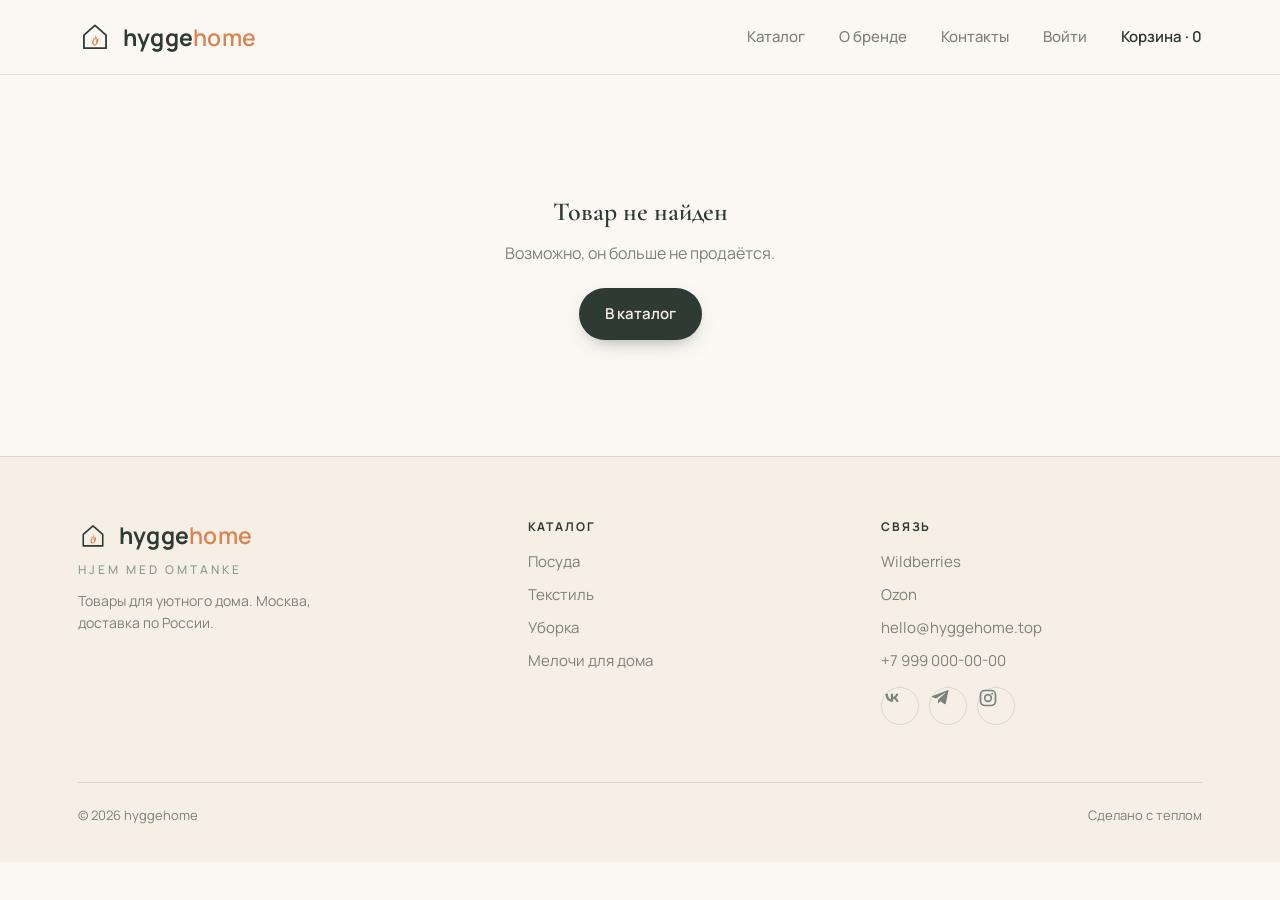
<file: product.html>
<!DOCTYPE html>
<html lang="ru">
<head>
<meta charset="UTF-8">
<meta name="viewport" content="width=device-width, initial-scale=1.0">
<title>Товар — hyggehome</title>
<meta name="description" content="Карточка товара hyggehome — уютные вещи для дома в скандинавском стиле.">
<link rel="canonical" href="https://hyggehome.top/product.html">
<meta property="og:type" content="product">
<meta property="og:site_name" content="hyggehome">
<link rel="icon" href="assets/img/favicon.svg" type="image/svg+xml">
<link rel="stylesheet" href="assets/css/site.css">
</head>
<body>

<nav>
  <div class="wrap nav-in">
    <a href="index.html" class="brand" aria-label="hyggehome">
      <svg class="mark" width="34" height="34" viewBox="0 0 400 400">
        <path class="house" d="M200 64 L330 178 L330 332 L70 332 L70 178 Z"/>
        <path fill="#D98452" d="M 207 176 C 213 197 222 211 221 235 C 227 225 234 218 238 209 C 243 228 242 259 224 281 C 215 293 207 299 198 299 C 182 299 165 289 166 265 C 166 249 173 236 182 229 C 183 218 182 208 186 200 C 190 213 195 221 201 225 C 204 206 202 192 207 176 Z"/><path fill="#E9A878" d="M 202 197 C 208 214 219 231 217 255 C 215 274 208 286 199 286 C 189 286 182 276 181 257 C 179 237 195 216 202 197 Z"/><path fill="#F5EFE6" d="M 200 219 C 205 235 217 249 214 268 C 213 281 207 288 199 288 C 190 288 185 281 183 268 C 181 249 194 235 200 219 Z"/>
      </svg>
      <span class="word"><b>hygge</b><span class="h2">home</span></span>
    </a>
    <div class="nav-links">
      <a href="catalog.html">Каталог</a>
      <a href="index.html#brand">О бренде</a>
      <a href="index.html#footer">Контакты</a>
      <a href="account.html" class="account-name" style="color:var(--muted);font-weight:500">Войти</a>
      <a href="cart.html" class="nav-cart">Корзина · <span class="cart-count">0</span></a>
    </div>
  </div>
</nav>

<main class="wrap section" id="root"></main>

<section class="wrap section" id="similar-wrap" style="display:none;padding-top:0">
  <div class="sec-head" style="margin-bottom:26px"><h2 style="font-family:var(--display);font-weight:500;font-size:32px">Похожие товары</h2></div>
  <div class="grid" id="similar"></div>
</section>

<footer id="footer">
  <div class="wrap">
    <div class="foot-in">
      <div>
        <a href="index.html" class="brand">
          <svg class="mark" width="30" height="30" viewBox="0 0 400 400">
            <path class="house" d="M200 64 L330 178 L330 332 L70 332 L70 178 Z"/>
            <path fill="#D98452" d="M 207 176 C 213 197 222 211 221 235 C 227 225 234 218 238 209 C 243 228 242 259 224 281 C 215 293 207 299 198 299 C 182 299 165 289 166 265 C 166 249 173 236 182 229 C 183 218 182 208 186 200 C 190 213 195 221 201 225 C 204 206 202 192 207 176 Z"/><path fill="#E9A878" d="M 202 197 C 208 214 219 231 217 255 C 215 274 208 286 199 286 C 189 286 182 276 181 257 C 179 237 195 216 202 197 Z"/><path fill="#F5EFE6" d="M 200 219 C 205 235 217 249 214 268 C 213 281 207 288 199 288 C 190 288 185 281 183 268 C 181 249 194 235 200 219 Z"/>
          </svg>
          <span class="word"><b>hygge</b><span class="h2">home</span></span>
        </a>
        <div style="font:500 12px/1 var(--sans);letter-spacing:3px;color:var(--sage);text-transform:uppercase;margin:10px 0 2px">Hjem med omtanke</div>
        <p>Товары для уютного дома. Москва, доставка по России.</p>
      </div>
      <div class="fcol">
        <h5>Каталог</h5>
        <a href="catalog.html?cat=kitchen">Посуда</a>
        <a href="catalog.html?cat=textile">Текстиль</a>
        <a href="catalog.html?cat=cleaning">Уборка</a>
        <a href="catalog.html?cat=misc">Мелочи для дома</a>
      </div>
      <div class="fcol">
        <h5>Связь</h5>
        <a class="mp-wb is-off" href="#" target="_blank" rel="noopener">Wildberries</a>
        <a class="mp-ozon is-off" href="#" target="_blank" rel="noopener">Ozon</a>
        <a class="contact-email" href="#">hello@hyggehome.top</a>
        <a class="contact-phone" href="#">+7 999 000-00-00</a>
        <div class="socials">
          <a class="soc soc-vk is-off" href="#" aria-label="ВКонтакте" target="_blank" rel="noopener"><svg viewBox="0 0 24 24" width="20" height="20" fill="currentColor"><path d="M12.8 16.5c-5.2 0-8.6-3.7-8.7-9.7h2.9c.1 4.4 2.1 6.2 3.6 6.6V6.8h2.7v3.9c1.5-.2 3-1.8 3.6-3.9h2.6c-.4 2.5-2 4.1-3.1 4.8 1.1.6 2.9 2 3.6 4.9h-2.9c-.5-1.8-1.9-3.2-3.8-3.5v3.5h-.3z"/></svg></a>
          <a class="soc soc-tg is-off" href="#" aria-label="Telegram" target="_blank" rel="noopener"><svg viewBox="0 0 24 24" width="20" height="20" fill="currentColor"><path d="M21.9 4.3l-3 14.2c-.2 1-.8 1.2-1.7.8l-4.6-3.4-2.2 2.1c-.2.2-.4.4-.9.4l.3-4.7L18.5 6c.4-.3-.1-.5-.6-.2L7.4 12.6l-4.6-1.4c-1-.3-1-1 .2-1.5l18-6.9c.8-.3 1.5.2 1.3 1.5z"/></svg></a>
          <a class="soc soc-ig is-off" href="#" aria-label="Instagram" target="_blank" rel="noopener"><svg viewBox="0 0 24 24" width="20" height="20" fill="none" stroke="currentColor" stroke-width="2"><rect x="3" y="3" width="18" height="18" rx="5"/><circle cx="12" cy="12" r="4"/><circle cx="17" cy="7" r="1.2" fill="currentColor" stroke="none"/></svg></a>
        </div>
      </div>
    </div>
    <div class="foot-bot">
      <span>© 2026 hyggehome</span>
      <span>Сделано с теплом</span>
    </div>
  </div>
</footer>

<script src="assets/js/store.js"></script>
<script>
(function(){
  var CATS = window.HH_CATEGORIES;
  var id = new URLSearchParams(location.search).get("id");
  var p = HH.findProduct(id);
  var root = document.getElementById("root");

  if(!p){
    root.className = "wrap section";
    root.innerHTML = '<div class="empty"><h3>Товар не найден</h3><p>Возможно, он больше не продаётся.</p><a class="btn btn-primary" href="catalog.html">В каталог</a></div>';
    return;
  }

  document.title = p.name + " — hyggehome";
  var c = CATS[p.category];
  var qty = 1;
  var old = p.oldPrice ? '<span class="old">'+HH.price(p.oldPrice)+'</span>' : '';
  var badge = p.tag ? '<span class="badge '+p.tag+'">'+HH.tagLabel(p.tag)+'</span>' : '';

  root.innerHTML =
    '<div class="crumbs"><a href="index.html">Главная</a> <span class="sep">/</span> <a href="catalog.html">Каталог</a> <span class="sep">/</span> <a href="catalog.html?cat='+p.category+'">'+c.name+'</a> <span class="sep">/</span> <span>'+p.name+'</span></div>'
    + '<div class="product">'
    +   '<div class="media">'+badge+HH.thumb(p,true)+'</div>'
    +   '<div class="info">'
    +     '<div class="p-cat">'+(p.sub||c.name)+'</div>'
    +     '<h1>'+p.name+'</h1>'
    +     '<div class="rating"><span class="star" style="color:var(--terra)">★</span> '+(p.rating||"—")+' · в наличии</div>'
    +     '<div class="p-price"><span class="now">'+HH.price(p.price)+'</span>'+old+'</div>'
    +     '<p class="p-desc">'+p.desc+'</p>'
    +     '<div class="buy-row">'
    +       '<div class="qty"><button id="minus" aria-label="убрать">−</button><span id="q">1</span><button id="plus" aria-label="добавить">+</button></div>'
    +       '<button class="btn btn-primary" id="buy">В корзину</button>'
    +     '</div>'
    +     '<div class="p-note"><svg width="20" height="20" viewBox="0 0 24 24" fill="none" stroke="currentColor" stroke-width="1.7" style="flex:none;color:var(--terra)"><path d="M3 7h13v10H3zM16 10h4l1 3v4h-5"/><circle cx="7" cy="17" r="2"/><circle cx="18" cy="17" r="2"/></svg>'
    +       '<span>Доставка по России: СДЭК, Ozon, Wildberries, Почта. Бесплатно от '+HH.price(HH.config.delivery.freeFrom)+'. Скидка постоянным покупателям — до 10%.</span></div>'
    +   '</div>'
    + '</div>';

  var qEl = document.getElementById("q");
  document.getElementById("minus").onclick = function(){ qty=Math.max(1,qty-1); qEl.textContent=qty; };
  document.getElementById("plus").onclick = function(){ qty++; qEl.textContent=qty; };
  document.getElementById("buy").onclick = function(){ HH.addToCart(p.id, qty); HH.toast("Добавлено: "+p.name); };

  // похожие
  var sim = HH.getProducts().filter(function(x){return x.category===p.category && x.id!==p.id;}).slice(0,4);
  if(sim.length){
    document.getElementById("similar-wrap").style.display="";
    document.getElementById("similar").innerHTML = sim.map(function(s){
      var o = s.oldPrice ? '<span class="old">'+HH.price(s.oldPrice)+'</span>' : '';
      var b = s.tag ? '<span class="badge '+s.tag+'">'+HH.tagLabel(s.tag)+'</span>' : '';
      return '<div class="card">'+b+'<a href="product.html?id='+s.id+'">'+HH.thumb(s)+'</a>'
        +'<div class="cat-tag">'+(s.sub||CATS[s.category].name)+'</div>'
        +'<h3><a href="product.html?id='+s.id+'">'+s.name+'</a></h3>'
        +'<div class="rating"><span class="star">★</span> '+(s.rating||"—")+'</div>'
        +'<div class="price-row"><span class="price">'+HH.price(s.price)+'</span>'+o+'</div>'
        +'<div class="card-actions"><button class="btn btn-primary btn-sm" data-add="'+s.id+'">В корзину</button>'
        +'<a class="btn btn-ghost btn-sm" href="product.html?id='+s.id+'">Подробнее</a></div></div>';
    }).join("");
  }
})();
</script>
</body>
</html>
</file>
<file: assets/css/site.css>
/* ============================================================
   hyggehome — общая дизайн-система для всех страниц.
   Палитра, шрифты, шапка, подвал, кнопки — как на главной.
   + компоненты каталога, товара, корзины, аккаунта.
   ============================================================ */
@import url('https://fonts.googleapis.com/css2?family=Cormorant+Garamond:ital,wght@0,400;0,500;0,600;1,400&family=Manrope:wght@300;400;500;600;700&display=swap');

:root{
  --ink:#2E3A34;
  --terra:#D98452;
  --terra-soft:#E9A878;
  --cream:#F5EFE6;
  --paper:#FBF8F3;
  --sage:#8C9A8E;
  --muted:#7C817A;
  --line:rgba(46,58,52,.13);
  --display:'Cormorant Garamond',Georgia,serif;
  --sans:'Manrope',system-ui,-apple-system,sans-serif;
}
*{margin:0;padding:0;box-sizing:border-box}
html{scroll-behavior:smooth}
body{font-family:var(--sans);color:var(--ink);background:var(--paper);line-height:1.6;-webkit-font-smoothing:antialiased}
.wrap{max-width:1180px;margin:0 auto;padding:0 28px}
a{color:inherit;text-decoration:none}
img{max-width:100%;display:block}
.eyebrow{font-size:12px;letter-spacing:.22em;text-transform:uppercase;color:var(--terra);font-weight:600}

/* ---------- mark / brand ---------- */
.mark{display:block}
.mark .house{fill:none;stroke:var(--ink);stroke-width:21;stroke-linejoin:round;stroke-linecap:round}
.mark .flame{fill:var(--terra)}
.brand{display:flex;align-items:center;gap:11px}
.brand .word{font-family:var(--sans);font-weight:600;font-size:23px;letter-spacing:.01em}
.brand .word .h2{color:var(--terra);font-weight:600}

/* ---------- nav ---------- */
nav{position:sticky;top:0;z-index:20;background:rgba(251,248,243,.86);backdrop-filter:blur(10px);border-bottom:1px solid var(--line);transition:box-shadow .3s ease}
nav.scrolled{box-shadow:0 8px 28px -18px rgba(46,58,52,.55)}
.nav-in{display:flex;align-items:center;justify-content:space-between;height:74px}
.nav-links{display:flex;gap:34px;align-items:center;font-size:15px;font-weight:500}
.nav-links a{color:var(--muted);transition:color .2s}
.nav-links a:hover{color:var(--ink)}
.nav-links a.active{color:var(--ink)}
.nav-cart{font-weight:600;color:var(--ink)!important}

/* ---------- buttons ---------- */
.btn{display:inline-flex;align-items:center;justify-content:center;gap:9px;padding:14px 26px;border-radius:40px;font-weight:600;font-size:15px;font-family:var(--sans);cursor:pointer;border:none;transition:transform .2s,background .2s,color .2s}
.btn-primary{background:var(--ink);color:var(--cream);box-shadow:0 8px 20px -10px rgba(46,58,52,.55)}
.btn-primary:hover{transform:translateY(-2px);background:#222c27}
.btn-ghost{border:1.5px solid var(--ink);color:var(--ink);background:transparent}
.btn-ghost:hover{background:var(--ink);color:var(--cream)}
.btn-terra{background:var(--terra);color:#fff}
.btn-terra:hover{transform:translateY(-2px);background:#cc774a}
.btn-sm{padding:10px 18px;font-size:14px}
.btn-block{width:100%}
.btn:disabled{opacity:.5;cursor:not-allowed;transform:none}

/* ---------- page header / breadcrumbs ---------- */
.page-head{background:radial-gradient(120% 130% at 78% 20%, #FCF4EA 0%, var(--cream) 60%);border-bottom:1px solid var(--line)}
.page-head-in{padding:44px 0 40px}
.crumbs{font-size:13.5px;color:var(--muted);margin-bottom:14px;display:flex;gap:8px;flex-wrap:wrap;align-items:center}
.crumbs a{color:var(--muted)}
.crumbs a:hover{color:var(--ink)}
.crumbs .sep{opacity:.5}
.page-head h1{font-family:var(--display);font-weight:500;font-size:clamp(32px,4.4vw,52px);line-height:1.05}
.page-head p{color:var(--muted);font-size:16px;margin-top:8px;max-width:560px}
.section{padding:56px 0}

/* ---------- thumb (placeholder image) ---------- */
.thumb{width:100%;aspect-ratio:1/1;border-radius:16px;display:flex;align-items:center;justify-content:center;overflow:hidden}
.badge{position:absolute;top:12px;left:12px;background:var(--terra);color:#fff;font-size:11px;font-weight:700;letter-spacing:.04em;text-transform:uppercase;padding:4px 10px;border-radius:20px}
.badge.hit{background:var(--terra)}
.badge.new{background:var(--ink)}
.badge.sale{background:#B5563B}

/* ---------- category tiles (level 1) ---------- */
.cats{display:grid;grid-template-columns:repeat(4,1fr);gap:18px}
.cat{position:relative;background:var(--cream);border-radius:20px;padding:26px 24px 30px;min-height:210px;display:flex;flex-direction:column;justify-content:space-between;transition:transform .25s,box-shadow .25s;border:1px solid transparent;cursor:pointer;box-shadow:0 2px 6px rgba(46,58,52,.05),0 14px 30px -22px rgba(46,58,52,.30)}
.cat:hover{transform:translateY(-5px);box-shadow:0 22px 46px -22px rgba(46,58,52,.42);border-color:var(--line)}
.cat:nth-child(2){background:#EFE7DB}
.cat:nth-child(3){background:#E7ECE6}
.cat:nth-child(4){background:#F1E4D8}
.cat-ico{width:46px;height:46px;color:var(--ink);filter:drop-shadow(0 4px 6px rgba(46,58,52,.10))}
.cat-ico svg{width:100%;height:100%;fill:none;stroke:currentColor;stroke-width:1.7;stroke-linecap:round;stroke-linejoin:round}
.cat h3{font-family:var(--display);font-weight:600;font-size:25px;margin-bottom:4px}
.cat p{font-size:14px;color:var(--muted);margin-bottom:14px}
.cat .go{font-size:14px;font-weight:600;color:var(--ink)}
.cat .cnt{font-size:13px;color:var(--muted)}

/* ---------- catalog controls (level 2) ---------- */
.controls{display:flex;gap:14px;align-items:center;flex-wrap:wrap;margin-bottom:22px}
.chips{display:flex;gap:9px;flex-wrap:wrap}
.chip{padding:8px 16px;border-radius:30px;border:1px solid var(--line);background:var(--paper);font-size:14px;font-weight:500;color:var(--muted);cursor:pointer;transition:all .18s}
.chip:hover{color:var(--ink);border-color:var(--ink)}
.chip.active{background:var(--ink);color:var(--cream);border-color:var(--ink)}
.search{flex:1;min-width:200px;position:relative}
.search input{width:100%;padding:12px 16px 12px 42px;border:1px solid var(--line);border-radius:30px;background:var(--paper);font-family:var(--sans);font-size:15px;color:var(--ink);outline:none;transition:border-color .2s}
.search input:focus{border-color:var(--ink)}
.search svg{position:absolute;left:16px;top:50%;transform:translateY(-50%);color:var(--muted)}
.select{position:relative}
.select select{appearance:none;padding:12px 40px 12px 16px;border:1px solid var(--line);border-radius:30px;background:var(--paper);font-family:var(--sans);font-size:14px;color:var(--ink);cursor:pointer;outline:none}
.select::after{content:"";position:absolute;right:16px;top:50%;width:8px;height:8px;border-right:2px solid var(--muted);border-bottom:2px solid var(--muted);transform:translateY(-70%) rotate(45deg);pointer-events:none}
.result-meta{font-size:14px;color:var(--muted);margin-bottom:18px}

/* ---------- product grid ---------- */
.grid{display:grid;grid-template-columns:repeat(4,1fr);gap:20px}
.card{position:relative;background:var(--paper);border:1px solid var(--line);border-radius:20px;padding:14px;display:flex;flex-direction:column;transition:transform .22s,box-shadow .22s}
.card:hover{transform:translateY(-4px);box-shadow:0 20px 40px -24px rgba(46,58,52,.4)}
.card .thumb{margin-bottom:14px}
.card .cat-tag{font-size:12px;color:var(--terra);font-weight:600;letter-spacing:.02em;margin-bottom:5px}
.card h3{font-size:15.5px;font-weight:600;line-height:1.3;margin-bottom:6px;min-height:41px}
.card h3 a:hover{color:var(--terra)}
.card .rating{font-size:13px;color:var(--muted);margin-bottom:10px}
.card .star{color:var(--terra)}
.card .price-row{display:flex;align-items:baseline;gap:8px;margin-top:auto;margin-bottom:12px}
.card .price{font-size:19px;font-weight:700}
.card .old{font-size:14px;color:var(--muted);text-decoration:line-through}
.card .card-actions{display:flex;gap:8px}
.card .card-actions .btn{flex:1}

/* ---------- product page ---------- */
.product{display:grid;grid-template-columns:1fr 1fr;gap:48px;align-items:start}
.product .media{position:relative}
.product .media .thumb{border-radius:22px}
.product .p-cat{font-size:13px;color:var(--terra);font-weight:600;margin-bottom:8px}
.product h1{font-family:var(--display);font-weight:500;font-size:clamp(28px,3.4vw,40px);line-height:1.1;margin-bottom:12px}
.product .rating{color:var(--muted);font-size:14px;margin-bottom:20px}
.product .p-price{display:flex;align-items:baseline;gap:12px;margin-bottom:22px}
.product .p-price .now{font-size:32px;font-weight:700}
.product .p-price .old{font-size:19px;color:var(--muted);text-decoration:line-through}
.product .p-desc{font-size:16px;color:var(--muted);margin-bottom:26px;max-width:460px}
.qty{display:inline-flex;align-items:center;border:1px solid var(--line);border-radius:30px;overflow:hidden}
.qty button{width:42px;height:44px;border:none;background:transparent;font-size:20px;cursor:pointer;color:var(--ink)}
.qty button:hover{background:var(--cream)}
.qty span{width:44px;text-align:center;font-weight:600}
.buy-row{display:flex;gap:12px;align-items:center;flex-wrap:wrap;margin-bottom:26px}
.p-note{display:flex;gap:10px;align-items:flex-start;font-size:14px;color:var(--muted);padding:14px 16px;background:var(--cream);border-radius:14px;max-width:460px}

/* ---------- cart ---------- */
.cart-layout{display:grid;grid-template-columns:1.6fr .9fr;gap:36px;align-items:start}
.cart-line{display:grid;grid-template-columns:88px 1fr auto;gap:16px;align-items:center;padding:18px 0;border-bottom:1px solid var(--line)}
.cart-line .thumb{width:88px;height:88px;border-radius:14px}
.cart-line h4{font-size:15.5px;font-weight:600;margin-bottom:4px}
.cart-line .meta{font-size:13px;color:var(--muted)}
.cart-line .line-right{display:flex;flex-direction:column;align-items:flex-end;gap:8px}
.cart-line .line-price{font-weight:700;font-size:16px}
.cart-line .rm{font-size:13px;color:var(--muted);cursor:pointer;background:none;border:none}
.cart-line .rm:hover{color:#B5563B}
.qty.small button{width:34px;height:36px;font-size:17px}
.qty.small span{width:34px}
.summary{background:var(--cream);border-radius:20px;padding:26px;position:sticky;top:96px}
.summary h3{font-family:var(--display);font-weight:600;font-size:24px;margin-bottom:18px}
.sum-row{display:flex;justify-content:space-between;font-size:15px;margin-bottom:12px;color:var(--ink)}
.sum-row.muted{color:var(--muted)}
.sum-row.discount{color:#3f7d5a;font-weight:600}
.sum-total{display:flex;justify-content:space-between;align-items:baseline;font-size:15px;padding-top:16px;margin-top:6px;border-top:1px solid var(--line)}
.sum-total b{font-size:26px;font-weight:700}
.field{margin-bottom:14px}
.field label{display:block;font-size:13px;font-weight:600;margin-bottom:6px;color:var(--ink)}
.field input,.field select,.field textarea{width:100%;padding:12px 14px;border:1px solid var(--line);border-radius:12px;background:var(--paper);font-family:var(--sans);font-size:15px;color:var(--ink);outline:none;transition:border-color .2s}
.field input:focus,.field select:focus,.field textarea:focus{border-color:var(--ink)}
.delivery-opts{display:flex;flex-direction:column;gap:8px;margin-bottom:8px}
.delivery-opt{display:flex;justify-content:space-between;align-items:center;gap:10px;padding:12px 14px;border:1px solid var(--line);border-radius:12px;cursor:pointer;font-size:14.5px;transition:border-color .2s,background .2s}
.delivery-opt:hover{border-color:var(--ink)}
.delivery-opt.sel{border-color:var(--ink);background:var(--paper)}
.delivery-opt .d-price{font-weight:600}
.delivery-opt input{accent-color:var(--ink)}
.loyalty-hint{font-size:13.5px;color:var(--muted);background:var(--paper);border:1px dashed var(--line);border-radius:12px;padding:12px 14px;margin-bottom:16px}
.loyalty-hint b{color:var(--terra)}

/* ---------- account ---------- */
.auth-wrap{max-width:440px;margin:0 auto}
.tabs{display:flex;gap:8px;background:var(--cream);padding:6px;border-radius:30px;margin-bottom:24px}
.tab{flex:1;text-align:center;padding:10px;border-radius:24px;font-weight:600;font-size:14.5px;cursor:pointer;color:var(--muted);transition:all .18s}
.tab.active{background:var(--paper);color:var(--ink);box-shadow:0 4px 12px -6px rgba(46,58,52,.3)}
.card-panel{background:var(--paper);border:1px solid var(--line);border-radius:20px;padding:28px}
.form-note{font-size:13px;color:var(--muted);margin-top:14px;text-align:center}
.err{color:#B5563B;font-size:14px;margin-top:6px;min-height:18px}
.tg-btn{display:flex;align-items:center;justify-content:center;gap:10px;width:100%;padding:13px;border-radius:30px;background:#54a9eb;color:#fff;font-weight:600;font-size:15px;border:none;cursor:pointer;margin-top:12px}
.tg-btn:hover{background:#4098d8}
.or{text-align:center;color:var(--muted);font-size:13px;margin:16px 0;position:relative}
.or::before,.or::after{content:"";position:absolute;top:50%;width:40%;height:1px;background:var(--line)}
.or::before{left:0}.or::after{right:0}

/* account dashboard */
.acc-head{display:flex;justify-content:space-between;align-items:flex-start;gap:20px;flex-wrap:wrap;margin-bottom:26px}
.acc-hi h1{font-family:var(--display);font-weight:500;font-size:34px;line-height:1.1}
.acc-hi p{color:var(--muted);font-size:15px}
.tier-badge{display:inline-flex;align-items:center;gap:8px;padding:8px 16px;border-radius:30px;background:var(--ink);color:var(--cream);font-weight:600;font-size:14px}
.tier-badge .dot{width:8px;height:8px;border-radius:50%;background:var(--terra-soft)}
.loyalty-ladder{display:grid;grid-template-columns:repeat(4,1fr);gap:12px;margin:8px 0 10px}
.rung{border:1px solid var(--line);border-radius:16px;padding:16px;text-align:center;background:var(--paper)}
.rung.on{border-color:var(--terra);background:#FCF4EA}
.rung .lvl{font-weight:700;font-size:15px}
.rung .disc{font-family:var(--display);font-size:28px;color:var(--terra);line-height:1.1;margin:4px 0}
.rung .cond{font-size:12px;color:var(--muted)}
.progress{height:8px;border-radius:8px;background:var(--cream);overflow:hidden;margin:14px 0 6px}
.progress i{display:block;height:100%;background:var(--terra);border-radius:8px}
.orders-list{display:flex;flex-direction:column;gap:10px;margin-top:8px}
.order{display:flex;justify-content:space-between;align-items:center;gap:12px;padding:14px 16px;border:1px solid var(--line);border-radius:14px;font-size:14.5px;flex-wrap:wrap}
.order .o-id{font-weight:700}
.order .o-status{font-size:12px;color:#3f7d5a;background:#e8f1ea;padding:3px 10px;border-radius:20px;font-weight:600}

/* ---------- empty state ---------- */
.empty{text-align:center;padding:60px 20px;color:var(--muted)}
.empty svg{color:var(--sage);margin-bottom:18px}
.empty h3{font-family:var(--display);font-size:26px;color:var(--ink);margin-bottom:8px;font-weight:600}
.empty p{margin-bottom:22px}

/* ---------- footer ---------- */
footer{background:var(--cream);border-top:1px solid var(--line);padding:60px 0 36px}
.foot-in{display:grid;grid-template-columns:1.3fr 1fr 1fr;gap:32px}
.foot-in p{font-size:14px;color:var(--muted);max-width:260px;margin-top:14px}
.fcol h5{font-size:12px;letter-spacing:.16em;text-transform:uppercase;color:var(--ink);font-weight:700;margin-bottom:14px}
.fcol a{display:block;font-size:15px;color:var(--muted);margin-bottom:9px;transition:color .2s}
.fcol a:hover{color:var(--ink)}
.socials{display:flex;gap:10px;margin-top:14px}
.soc{width:38px;height:38px;border-radius:50%;border:1px solid var(--line);display:flex;align-items:center;justify-content:center;color:var(--muted);transition:all .2s}
.soc:hover{color:var(--ink);border-color:var(--ink);transform:translateY(-2px)}
.foot-bot{margin-top:48px;padding-top:22px;border-top:1px solid var(--line);display:flex;justify-content:space-between;font-size:13px;color:var(--muted);flex-wrap:wrap;gap:10px}

/* ---------- toast ---------- */
.hh-toast{position:fixed;left:50%;bottom:30px;transform:translate(-50%,20px);background:var(--ink);color:var(--cream);padding:13px 22px;border-radius:30px;font-size:14.5px;font-weight:500;box-shadow:0 14px 34px -14px rgba(46,58,52,.6);opacity:0;transition:opacity .3s,transform .3s;z-index:60}
.hh-toast.in{opacity:1;transform:translate(-50%,0)}

/* ---------- reveal ---------- */
.reveal{opacity:0;transform:translateY(16px);transition:opacity .7s ease,transform .7s ease}
.reveal.in{opacity:1;transform:none}

/* ---------- mobile menu (burger) ---------- */
.burger{display:none;width:44px;height:44px;border:none;background:transparent;cursor:pointer;flex-direction:column;justify-content:center;gap:5px;padding:0;z-index:22}
.burger span{display:block;width:24px;height:2px;background:var(--ink);border-radius:2px;transition:transform .25s,opacity .25s;margin:0 auto}
nav.open .burger span:nth-child(1){transform:translateY(7px) rotate(45deg)}
nav.open .burger span:nth-child(2){opacity:0}
nav.open .burger span:nth-child(3){transform:translateY(-7px) rotate(-45deg)}

/* ---------- responsive ---------- */
@media(max-width:980px){
  .grid{grid-template-columns:repeat(3,1fr)}
  .cats{grid-template-columns:1fr 1fr}
  .cart-layout{grid-template-columns:1fr}
  .summary{position:static}
}
@media(max-width:760px){
  .burger{display:flex}
  .nav-links{position:absolute;top:100%;left:0;right:0;flex-direction:column;align-items:stretch;gap:0;background:var(--paper);border-bottom:1px solid var(--line);box-shadow:0 20px 34px -22px rgba(46,58,52,.5);padding:6px 0;display:none}
  nav.open .nav-links{display:flex}
  .nav-links a{display:block;width:100%;padding:15px 28px;font-size:16px}
  .nav-links a.nav-cart,.nav-links a.account-name{color:var(--ink)!important}
  .product{grid-template-columns:1fr;gap:28px}
  .grid{grid-template-columns:1fr 1fr}
  .loyalty-ladder{grid-template-columns:1fr 1fr}
  .foot-in{grid-template-columns:1fr;gap:26px}
  .section{padding:44px 0}
  .page-head-in{padding:30px 0 26px}
  .controls{gap:10px}
  .product .p-price .now{font-size:28px}
}
@media(max-width:440px){
  .wrap{padding:0 18px}
  .cats{grid-template-columns:1fr}
  .card h3{min-height:0}
  .card .card-actions{flex-direction:column}
  .cart-line{grid-template-columns:64px 1fr;grid-auto-rows:auto}
  .cart-line .line-right{grid-column:1/-1;flex-direction:row;justify-content:space-between;align-items:center}
  .product h1{font-size:26px}
  .summary{padding:20px}
  .auth-wrap{max-width:none}
  .delivery-opt{font-size:13.5px}
}
@media(max-width:360px){
  .grid{grid-template-columns:1fr}
}
</file>
